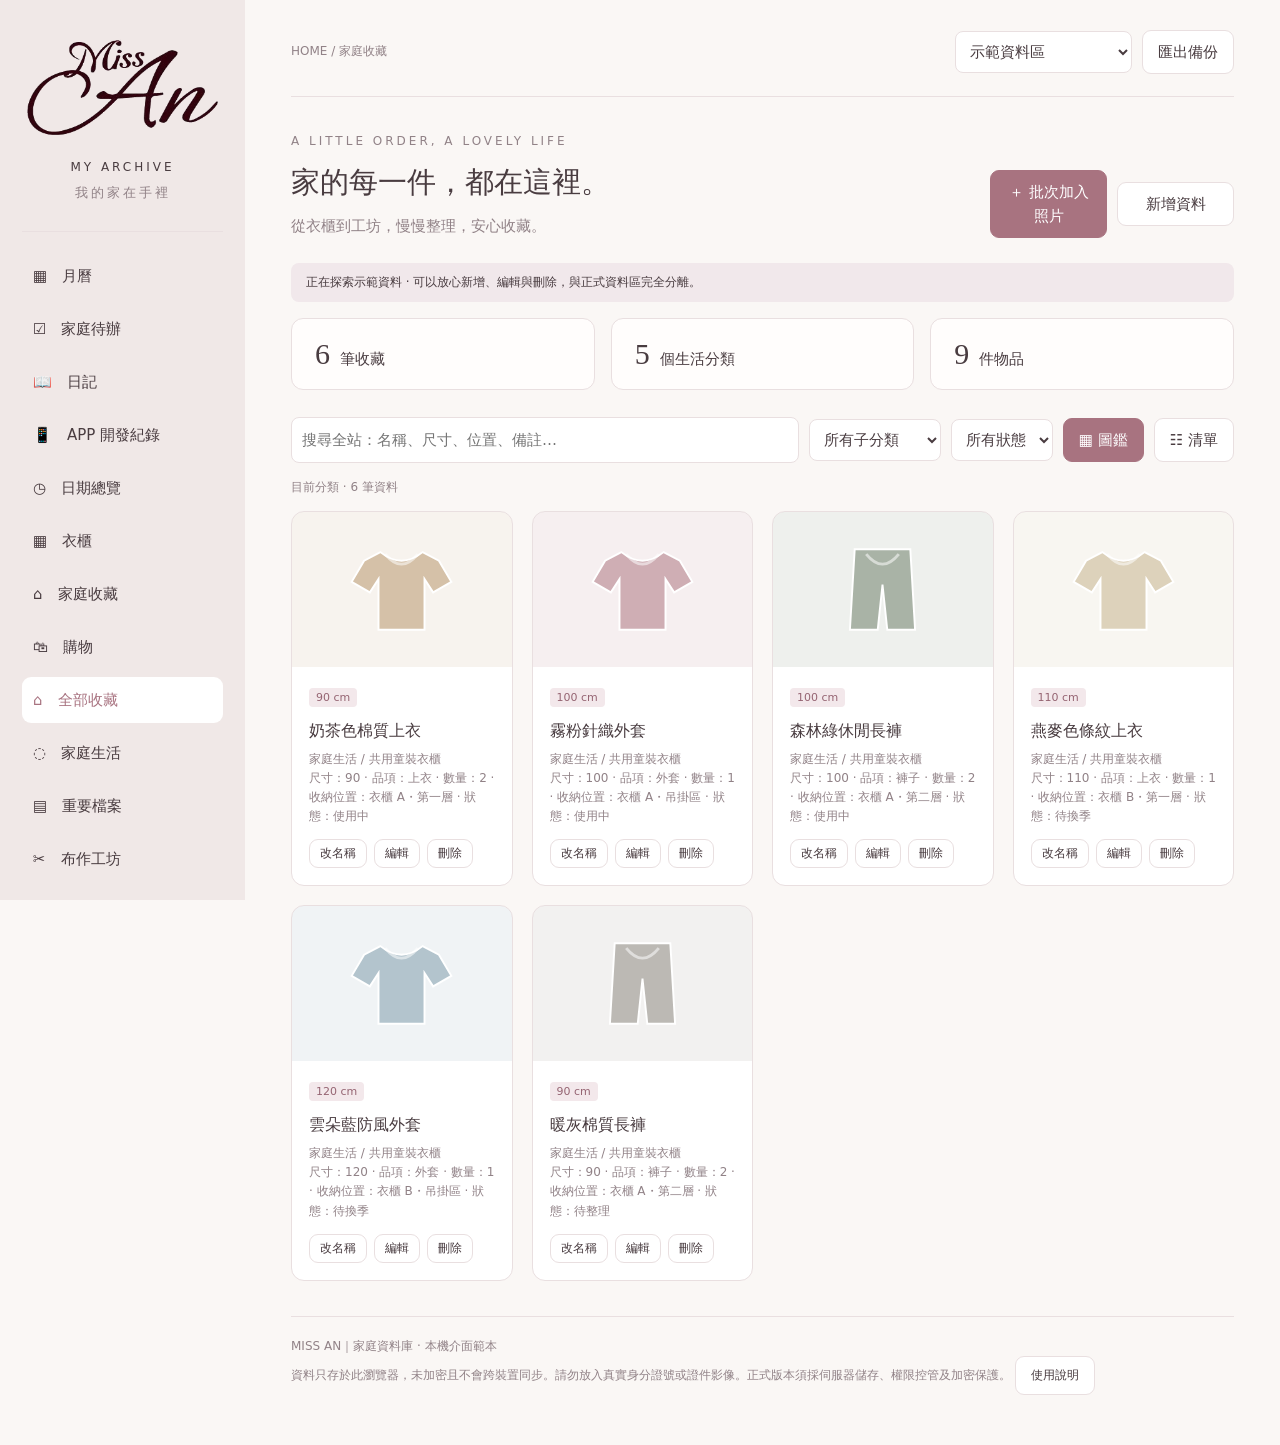
<file: index.html>
<!doctype html>
<html lang="zh-Hant">
<head>
<meta charset="utf-8">
<meta name="viewport" content="width=device-width, initial-scale=1">
<title>MISS AN｜我的家在手裡</title>
<meta http-equiv="refresh" content="0; url=./outputs/index.html">
</head>
<body>
<p><a href="./outputs/index.html">開啟「我的家在手裡」</a></p>
</body>
</html>
</file>
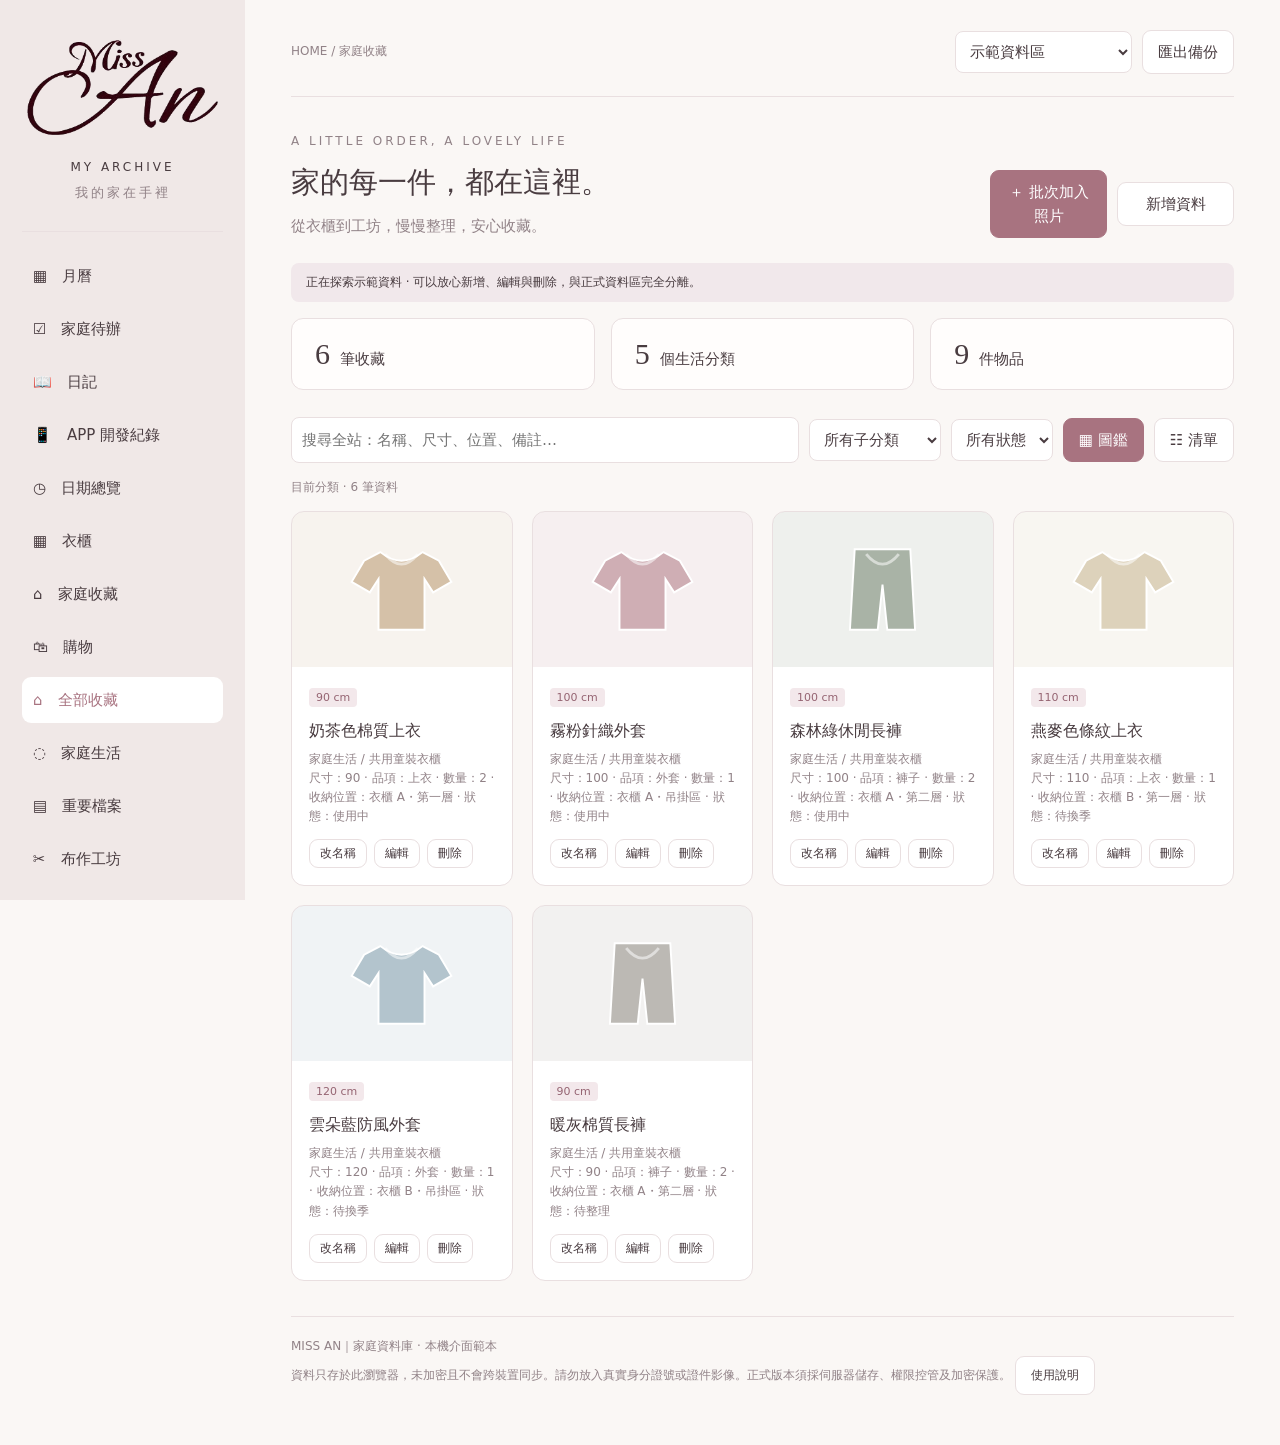
<file: outputs/index.html>
<!doctype html>
<html lang="zh-Hant"><head><meta charset="utf-8"><meta name="viewport" content="width=device-width,initial-scale=1"><meta name="theme-color" content="#a87380"><link rel="manifest" href="manifest.webmanifest"><title>MISS AN｜家庭資料庫</title>
<style>
:root{--ink:#493c40;--muted:#918287;--rose:#a87380;--line:#e9dfe0;--bg:#faf7f5}*{box-sizing:border-box}body{margin:0;background:var(--bg);color:var(--ink);font:15px/1.6 "Microsoft JhengHei",system-ui,sans-serif}button,input,select,textarea{font:inherit}button{cursor:pointer;border:1px solid var(--line);border-radius:9px;padding:9px 15px;background:white;color:var(--ink)}button:hover{border-color:var(--rose);background:#f7edef}button.active,.primary{background:var(--rose);color:white;border-color:var(--rose)}aside{width:245px;position:fixed;inset:0 auto 0 0;background:#f0e8e7;padding:32px 22px;overflow:auto}h1,h2,h3,p{margin:0}h1{font-family:Georgia,serif;letter-spacing:4px;font-size:27px}.brand-sub{font-size:12px;letter-spacing:3px;margin:7px 0 22px}.logo{border:1px dashed #c7b1b5;color:var(--muted);font-size:11px;padding:7px;text-align:center;margin-bottom:36px}.nav{display:block;width:100%;text-align:left;border:0;background:none;margin:7px 0;padding:11px}.nav.active{background:#fff;color:var(--rose)}.side-foot{margin-top:34px;font-size:12px;color:var(--muted)}main{margin-left:245px;padding:30px 46px;max-width:1600px}.top{display:flex;justify-content:space-between;gap:15px;align-items:center;border-bottom:1px solid var(--line);padding-bottom:22px}.small,.eyebrow{font-size:12px;color:var(--muted)}.eyebrow{letter-spacing:3px}.hero{padding:35px 0 25px;display:flex;justify-content:space-between;gap:20px;align-items:end}h2{font-size:29px;font-weight:500;margin:8px 0}.muted{color:var(--muted)}.stats{display:grid;grid-template-columns:repeat(3,1fr);gap:16px;margin-bottom:27px}.stat{border:1px solid var(--line);background:#fffdfc;border-radius:12px;padding:18px 23px}.stat strong{font:30px Georgia;margin-right:10px}.tools{display:flex;gap:10px;flex-wrap:wrap;align-items:center;margin:15px 0}input,select,textarea{border:1px solid var(--line);border-radius:8px;padding:10px;background:#fff;color:var(--ink);max-width:100%}#search{flex:1;min-width:210px}.chips{display:flex;gap:8px;flex-wrap:wrap;margin:18px 0}.chips button{border-radius:30px;font-size:13px;padding:5px 15px}.grid{display:grid;grid-template-columns:repeat(auto-fill,minmax(215px,1fr));gap:19px}.card{background:white;border:1px solid var(--line);border-radius:13px;overflow:hidden}.art{height:155px;display:grid;place-items:center;background:#eee8e2}.art svg{width:115px;height:115px}.cardbody{padding:17px}.tag{font-size:11px;background:#f3e8eb;border-radius:4px;padding:3px 7px;color:#956472}.card h3{font-size:16px;font-weight:500;margin:10px 0 6px}.meta{font-size:12px;color:var(--muted)}.actions{display:flex;gap:7px;margin-top:13px}.actions button{font-size:12px;padding:4px 10px}table{width:100%;border-collapse:collapse;background:white}td,th{text-align:left;padding:13px;border-bottom:1px solid var(--line)}.tablewrap{overflow:auto}.empty{padding:55px;text-align:center;border:1px dashed var(--line);grid-column:1/-1}footer{margin-top:35px;border-top:1px solid var(--line);padding:20px 0;color:var(--muted);font-size:12px}.notice{padding:10px 15px;background:#f1e8eb;border-radius:8px;font-size:12px;margin-bottom:16px}dialog{border:1px solid var(--line);border-radius:15px;padding:27px;width:560px;max-width:94vw;max-height:90vh;overflow:auto;color:var(--ink)}dialog::backdrop{background:#493c4055}label{display:block;font-size:13px;margin:13px 0 4px}form input,form select,form textarea{width:100%}.dialogfoot{display:flex;justify-content:flex-end;gap:9px;margin-top:22px}.row{display:flex;gap:10px;align-items:center}.row>*{flex:1}.help{font-size:12px;color:var(--muted);margin-top:7px}#toast{position:fixed;bottom:25px;right:25px;background:var(--ink);color:white;padding:12px 22px;border-radius:10px;display:none}a{color:var(--rose)}@media(max-width:800px){aside{position:static;width:auto;padding:20px}.logo,.side-foot,.brand-sub{display:none}aside nav{display:flex;overflow:auto}.nav{white-space:nowrap;width:auto}main{margin:0;padding:22px}.top,.hero{align-items:start;flex-direction:column}.stats{gap:8px}.stat{padding:12px}.stat strong{display:block}.grid{grid-template-columns:repeat(2,minmax(0,1fr))}}@media(max-width:430px){.grid{grid-template-columns:1fr}}
.brand{text-align:center;margin-bottom:28px}.brand h1{line-height:0;letter-spacing:normal}.brand-logo{display:block;width:100%;height:auto;border-radius:8px}.brand .brand-sub{display:block;font-size:15px;letter-spacing:5px;margin:12px 0 0}.collection-label{font-size:10px;letter-spacing:1.7px;margin-bottom:12px}@media(max-width:800px){.brand{width:170px;margin:0 auto 20px}.brand .brand-sub{display:block;font-size:13px}.collection-label{text-align:center}}
.brand-tagline{font-size:12px;letter-spacing:2px;color:var(--muted);margin:-5px 0 23px}@media(max-width:800px){.brand-tagline{text-align:center}}
.brand .brand-sub{letter-spacing:normal;margin-top:16px}.brand-archive{font-size:12px;letter-spacing:3px;color:var(--ink)}.brand .brand-tagline{font-size:13px;letter-spacing:3px;margin:5px 0 0}
[hidden]{display:none!important}.planner-nav{border-top:1px solid var(--line);padding-top:14px;margin-top:14px}.planner-tabs{display:flex;gap:8px;flex-wrap:wrap;margin:20px 0}.calendar,.week{display:grid;grid-template-columns:repeat(7,minmax(0,1fr))}.week span{text-align:center;padding:10px;color:var(--muted);font-size:12px}.calendar{border:1px solid var(--line);border-radius:12px;overflow:hidden;background:white}.cal-day{border-radius:0;border:0;border-right:1px solid var(--line);border-bottom:1px solid var(--line);min-height:115px;text-align:left;padding:9px;display:flex;flex-direction:column;gap:4px;justify-content:start;position:relative}.cal-day:nth-child(7n){border-right:0}.cal-blank{background:#f3eeec;border-right:1px solid var(--line);border-bottom:1px solid var(--line)}.cal-day.is-today .day-number{background:var(--rose);color:white;border-radius:50%}.day-number{width:27px;height:27px;text-align:center}.cal-day.selected{box-shadow:inset 0 0 0 2px var(--rose);background:#fcf3f4}.day-icons{display:flex;gap:5px;min-height:22px;font-size:17px}.cal-event{font-size:11px;background:#f3e8eb;border-radius:3px;padding:2px 4px;overflow-wrap:anywhere}.month-tools{display:flex;align-items:center;gap:8px;flex-wrap:wrap;margin-bottom:13px}.month-count{margin-left:auto;color:var(--rose);font-size:13px}.date-group{margin:20px 0}.date-group>h3{font-size:15px;font-weight:500;margin:14px 0;color:var(--rose)}.journal-card{padding:18px;background:white;border:1px solid var(--line);border-radius:11px;margin:10px 0}.entry-top{display:flex;align-items:center;justify-content:space-between;gap:10px}.entry-top h3{font-weight:500;font-size:17px}.entry-content{white-space:pre-wrap;overflow-wrap:anywhere;margin:12px 0}.done{text-decoration:line-through;color:var(--muted)}.day-heading{margin-top:28px;border-top:1px solid var(--line);padding-top:18px}.diary-photos{display:flex;gap:10px;flex-wrap:wrap;margin-top:12px}.diary-photos img{max-width:190px;max-height:170px;object-fit:contain;border-radius:8px}.diary-photos>div{display:flex;flex-direction:column;gap:6px}.child-list{list-style:none;padding:0}.child-list label{display:flex;align-items:center;gap:9px}.child-list input{width:auto}.sr-only{position:absolute;width:1px;height:1px;overflow:hidden;clip:rect(0,0,0,0)}#plannerMain{min-width:0}#journalForm input,#journalForm textarea,#journalForm select{width:100%}@media(max-width:600px){.cal-day{min-height:95px;padding:4px}.day-icons{font-size:14px;gap:1px}.cal-event{font-size:10px;padding:1px}.month-count{width:100%;margin-left:0}.entry-top{align-items:start}.diary-photos img{max-width:140px}.planner-nav{display:flex;overflow:auto}.planner-nav button{white-space:nowrap}}

#wardrobeMain[hidden]{display:none}
.wardrobe-card{padding:0;text-align:left;overflow:hidden;width:100%}
.wardrobe-card .art{aspect-ratio:1;height:auto;background:#F2EDE6}
.wardrobe-card .art img{width:100%;height:100%;object-fit:contain}
.wardrobe-form{display:grid;grid-template-columns:1fr 1fr;gap:0 14px}
.wardrobe-form input,.wardrobe-form textarea{width:100%}
@media(max-width:540px){.wardrobe-form{grid-template-columns:1fr}}

#shopping .heading{display:flex;align-items:center;justify-content:space-between;gap:.8rem}
#shopping .grid{grid-template-columns:repeat(2,minmax(0,1fr));gap:.6rem 1rem}
#shopping .full{grid-column:1/-1}
#shopping .row,#shopping .photos{display:flex;flex-wrap:wrap;gap:.55rem;align-items:end;margin:.5rem 0}
#shopping .row label{flex:1 1 8rem}
#shopping label{display:grid;gap:.2rem;min-width:0;margin:.4rem 0}
#shopping label:has(input[type=checkbox]){display:flex;align-items:center;gap:.55rem;min-height:44px}
#shopping input,#shopping select,#shopping textarea{width:100%;min-height:44px}
#shopping input[type=checkbox]{width:1.25rem;min-height:1.25rem}
#shopping textarea{resize:vertical}
#shopping button{min-height:44px}
#shopping button[aria-pressed=true]{background:var(--rose);color:white;border-color:var(--rose)}
#shopping article,#shopping #orderList>details{border:1px solid var(--line);border-radius:13px;background:#fffdfc;padding:1rem;margin-bottom:.75rem}
#shopping #orderList h2{font-size:1.1rem;margin:0;overflow-wrap:anywhere}
#shopping #orderList button{flex-shrink:0}
#shopping #orderList p{color:var(--muted);margin-top:.35rem}
#shopping dialog{width:min(42rem,calc(100% - 1rem));max-height:calc(100% - 1rem);background:#fffdfc;color:var(--ink)}
#shopping #shoppingEditor{padding:0}
#shopping #orderForm>.heading,#shopping #orderForm>footer{position:sticky;padding:.65rem 1rem;background:#fffdfc;z-index:1}
#shopping #orderForm>.heading{top:0;border-bottom:1px solid var(--line)}
#shopping #orderForm>footer{bottom:0;border-top:1px solid var(--line)}
#shopping #orderFields,#shopping #formStatus,#shopping #duplicateActions{margin-inline:clamp(1rem,4vw,2rem)}
#shopping dialog h2{font-size:1.1rem;margin:0}
#shopping dialog footer{text-align:right;margin-top:.7rem}
#shopping #batchOptions,#shopping .note-cover{margin:.8rem 0}
#shopping #noteTitle{font-size:clamp(1.3rem,4vw,1.85rem);font-weight:600;overflow-wrap:anywhere;margin-bottom:.6rem}
#shopping .note-section{border-top:1px dashed var(--line);padding:.85rem 0}
#shopping .note-product+.note-product{border-top:1px solid var(--line);margin-top:.65rem;padding-top:.65rem}
#shopping .note-variant .grid{grid-template-columns:minmax(0,2fr) repeat(2,minmax(0,1fr))}
#shopping details>summary{cursor:pointer;padding:.45rem 0}
#shopping .note-pictures .photos img{width:min(240px,100%);height:auto;max-height:330px;object-fit:contain;object-position:top}
#shopping .photos figure{margin:0;max-width:100%}
#shopping .photos img{display:block;width:100px;height:82px;object-fit:contain}
#shopping #formStatus,#shopping #batchStatus{color:#852923;white-space:pre-wrap}
#shopping #noteWeight:empty,#shopping #totals:empty,#shopping #pageStatus:empty{display:none}
#shopping [hidden],#shopping[hidden]{display:none!important}
@media(max-width:560px){#shopping .heading{flex-wrap:wrap}#shopping .grid{gap:.45rem}#shopping .grid label:has(input[type=datetime-local]){grid-column:1/-1}}
</style></head><body>
<aside><div class="brand"><h1><img class="brand-logo" src="[data-uri]" alt="Miss An"></h1><div class="brand-sub"><div class="brand-archive">MY ARCHIVE</div><div class="brand-tagline">我的家在手裡</div></div></div><div class="planner-nav"><button class="nav" data-page="calendar">▦　月曆</button><button class="nav" data-page="tasks">☑　家庭待辦</button><button class="nav" data-page="diary">📖　日記</button><button class="nav" data-page="apps">📱　APP 開發紀錄</button><button class="nav" data-page="day">◷　日期總覽</button><button class="nav" data-page="wardrobe">▦　衣櫃</button><button class="nav" data-page="collection">⌂　家庭收藏</button><button class="nav" data-page="shopping">🛍　購物</button></div><nav id="nav"></nav><button onclick="manage()" style="margin-top:18px;width:100%">＋ 分類與欄位設定</button><div class="side-foot">把生活好好收藏。<br>每一件物品，都有自己的位置。<br><br>獨立生活資料庫 · 不連接工作 TODO</div></aside>
<main id="collectionMain"><header class="top"><span class="small">HOME / 家庭收藏</span><div class="row"><select id="mode" aria-label="資料區"><option value="demo">示範資料區</option><option value="real">正式資料區（本機）</option></select><button onclick="exportData()">匯出備份</button></div></header>
<section class="hero"><div><div class="eyebrow">A LITTLE ORDER, A LOVELY LIFE</div><h2 id="heading">家的每一件，都在這裡。</h2><p class="muted" id="subtitle">從衣櫃到工坊，慢慢整理，安心收藏。</p></div><div class="row"><button class="primary" onclick="openBatch()">＋ 批次加入照片</button><button onclick="edit()">新增資料</button></div></section>
<div class="notice" id="notice"></div><section class="stats"><div class="stat"><strong id="total">0</strong>筆收藏</div><div class="stat"><strong id="catcount">0</strong>個生活分類</div><div class="stat"><strong id="qty">0</strong>件物品</div></section>
<div class="tools"><input id="search" placeholder="搜尋全站：名稱、尺寸、位置、備註…" aria-label="全站搜尋"><select id="sub" aria-label="子分類"></select><select id="size" aria-label="尺寸篩選"></select><select id="status" aria-label="狀態篩選"></select><button id="cards" class="active" onclick="view='cards';render()">▦ 圖鑑</button><button id="list" onclick="view='list';render()">☷ 清單</button></div><div class="chips" id="sizes"></div><p class="small" id="results" style="margin-bottom:14px"></p><section id="records" class="grid"></section>
<footer>MISS AN｜家庭資料庫 · 本機介面範本<br>資料只存於此瀏覽器，未加密且不會跨裝置同步。請勿放入真實身分證號或證件影像。正式版本須採伺服器儲存、權限控管及加密保護。 <button onclick="document.querySelector('#info').showModal()">使用說明</button></footer></main><main id="plannerMain" hidden><header class="top"><span class="small">MY ARCHIVE / 生活手帳 · <span id="plannerArea"></span></span><div><label for="dateLookup" class="small" style="display:inline">找某一天</label> <input type="date" id="dateLookup"></div></header><section class="hero"><div><div class="eyebrow">MY DAYS, MY STORIES</div><h2 id="plannerTitle"></h2><p class="muted">行程、待辦、日記與每一次更新，都有自己的日子。</p></div><button class="primary" id="plannerAdd">＋ 新增紀錄</button></section><div id="plannerTabs" class="planner-tabs"><button data-page="calendar">月曆</button><button data-page="tasks">待辦</button><button data-page="diary">日記</button><button data-page="apps">APP 開發紀錄</button><button data-page="day">日期總覽</button></div><section id="plannerBody"></section><footer>生活手帳與工作 TODO 獨立。資料目前儲存於此瀏覽器，尚未接上 Firebase。<br>備份與示範／正式資料區切換，請回「家庭收藏」操作；匯出包含全部手帳紀錄。沒有推播提醒。</footer></main>
<main id="shopping" hidden>
  <header class="top"><span class="small">HOME / 購物</span></header><section class="hero"><h2>購物筆記</h2><button id="newOrder" class="primary">＋ 新增訂單</button></section>
  <p id="pageStatus" role="status"></p>
  <section id="orderList" aria-label="訂單"></section>
  <dialog id="batchEditor">
    <header class="heading"><h2>新增訂單</h2><button id="closeBatch" type="button">關閉</button></header>
    <div class="row" aria-label="購買地區">
      <button id="domestic" type="button" aria-pressed="false">國內</button>
      <button id="overseas" type="button" aria-pressed="false">國外</button>
      <button id="freight" type="button" aria-pressed="false">回貨</button>
    </div>
    <form id="batchForm" hidden>
      <div id="batchOptions"></div>
      <details class="note-details">
        <summary>從試算表貼上多張筆記</summary>
        <label id="pasteFormat" for="pasteNotes"></label>
        <textarea id="pasteNotes" rows="4"></textarea>
        <button id="applyPaste" type="button">帶入筆記</button>
      </details>
      <div id="batchNotes"></div>
      <button id="addBatchNote" type="button">＋ 加一張筆記</button>
      <p id="batchStatus" role="alert"></p>
      <div id="batchDuplicate"></div>
      <footer><button type="submit" class="primary">一次儲存</button></footer>
    </form>
  </dialog>
  <dialog id="shoppingEditor">
    <form id="orderForm">
      <header class="heading"><h2 id="editorTitle">訂單</h2><button type="button" id="closeEditor">關閉</button></header>
      <div id="orderFields"></div>
      <p id="formStatus" role="alert"></p>
      <div id="duplicateActions"></div>
      <footer><button type="button" id="deleteOrder">刪除這筆</button> <button type="submit" class="primary">儲存訂單</button></footer>
    </form>
  </dialog>
</main>

<main id="wardrobeMain" hidden>
<header class="top"><span class="small">MY ARCHIVE / 衣櫃 · <span id="wardrobeArea"></span></span><button id="wardrobeExport">匯出備份</button></header>
<section class="hero"><div><h2>衣櫃</h2><p class="muted">查看家裡有哪些衣物、是誰的，以及收在哪裡。</p></div>
<div class="row"><button class="primary" id="wardrobeAdd">＋ 新增衣物</button><button id="wardrobeBatch">批次加入照片</button></div></section>
<section class="stats"><div class="stat"><strong id="wardrobeRecords">0</strong>筆衣物</div><div class="stat"><strong id="wardrobeQuantity">0</strong>件衣物</div></section>
<div class="tools"><input type="search" id="wardrobeQuery" aria-label="搜尋衣物" placeholder="搜尋名稱、歸屬或位置">
<select id="wardrobeOwner" aria-label="依歸屬篩選"></select><select id="wardrobeSize" aria-label="依尺寸篩選"></select>
<button id="wardrobeList" aria-pressed="true">☷ 清單</button><button id="wardrobeCards" aria-pressed="false">▦ 圖鑑</button></div>
<p class="small" id="wardrobeCount" role="status"></p><section id="wardrobeBody"></section>
</main>
<dialog id="wardrobeEditor"><form id="wardrobeForm">
<h2 id="wardrobeEditorTitle">新增衣物</h2>
<div class="wardrobe-form">
<div><label for="wardrobeName">衣物名稱</label><input id="wardrobeName" name="title" maxlength="120" required></div>
<div><label for="wardrobePerson">誰的</label><input id="wardrobePerson" name="owner" list="wardrobePeople" maxlength="60" placeholder="人名或共用，可留空"><datalist id="wardrobePeople"></datalist></div>
<div><label for="wardrobeEntrySize">尺寸</label><input id="wardrobeEntrySize" name="size" maxlength="40"></div>
<div><label for="wardrobeEntryQuantity">數量</label><input id="wardrobeEntryQuantity" name="quantity" type="number" min="0" step="1" required></div>
<div><label for="wardrobePlace">收納位置</label><input id="wardrobePlace" name="place" maxlength="120"></div>
<div><label for="wardrobeType">品項</label><input id="wardrobeType" name="kind" maxlength="60"></div>
</div>
<label for="wardrobeNote">備註</label><textarea id="wardrobeNote" name="note" rows="3" style="width:100%"></textarea>
<div class="dialogfoot"><button id="wardrobeCancel" type="button">關閉</button><button class="primary">儲存衣物</button></div>
</form></dialog>
<dialog id="journalEditor"><form id="journalForm"><h2 id="journalEditorTitle">新增紀錄</h2><label for="journalKind">紀錄類型</label><select id="journalKind"><option value="event">行程</option><option value="task">待辦</option><option value="diary">日記</option><option value="app">APP 開發紀錄</option></select><label id="journalDateLabel" for="journalDate">日期</label><input type="date" id="journalDate"><label for="journalName">名稱（日記可留空）</label><input id="journalName" maxlength="150"><div id="timeFields"><label for="journalTime">時間（可留空，表示整天）</label><input type="time" id="journalTime"></div><div id="appFields" hidden><label for="appName">APP 名稱</label><input id="appName"><label for="appVersion">版本號（選填）</label><input id="appVersion"><label for="appStatus">狀態</label><select id="appStatus"><option>想做</option><option>處理中</option><option>已更新</option><option>盤點追蹤</option></select><label for="appRelease">實際更新日期（已更新時必填）</label><input type="date" id="appRelease"><p class="help">只有「已更新」的實際更新日期，會在月曆顯示 📱。</p></div><label for="journalContent">內容</label><textarea id="journalContent" rows="5" placeholder="記下今天、準備事項，或這次更新了什麼…"></textarea><div id="taskFields" hidden><label for="journalChildren">子項目（每行一項）</label><textarea id="journalChildren" rows="3" placeholder="選禮物&#10;訂蛋糕"></textarea></div><div id="diaryFields" hidden><label for="journalPhotos">日記照片（選填，可多張）</label><input type="file" id="journalPhotos" multiple accept="image/jpeg,image/png,image/webp"><div id="journalPhotoPreview" class="diary-photos"></div></div><label for="journalRelated">關聯家庭收藏（選填）</label><select id="journalRelated"></select><div class="dialogfoot"><button id="journalCancel" type="button">取消</button><button class="primary" id="journalSave">儲存紀錄</button></div></form></dialog><dialog id="batch"><h2>先放照片，慢慢整理。</h2><p class="muted">一次選多張，每張照片直接成為一筆收藏。名稱與備註都可以晚點再說。</p><label for="batchCat">放到哪裡</label><div class="row"><select id="batchCat" aria-label="照片主分類"></select><select id="batchSub" aria-label="照片子分類"></select></div><label for="batchSize">這批的尺寸（可留空）</label><input id="batchSize" placeholder="例如：100、#9" style="width:100%"><label for="batchFiles">選擇照片（可一次多選）</label><input id="batchFiles" type="file" multiple accept="image/jpeg,image/png,image/webp" style="width:100%"><p class="help">選完立即加入，不用逐張儲存。支援 JPG、PNG、WebP，每張原檔最多 20 MB。</p><p id="batchProgress" role="status" style="margin-top:16px"></p><ul id="batchErrors" class="help"></ul><div class="dialogfoot"><button id="batchClose" onclick="$('#batch').close()">完成</button></div></dialog><dialog id="editor"><form id="entry"><h2 id="editTitle">新增資料</h2><label>資料名稱 *</label><input name="title" required maxlength="100"><label>主分類 / 子分類</label><div class="row"><select name="cat" id="entryCat"></select><select name="sub" id="entrySub"></select></div><label for="photoFile">物品照片</label><input id="photoFile" type="file" accept="image/jpeg,image/png,image/webp"><p class="help">每筆可放一張照片，自動縮小後儲存在本機。支援 JPG、PNG、WebP；請勿放入真實證件影像。</p><img id="photoPreview" alt="物品照片預覽" style="display:none;width:100%;max-height:220px;object-fit:contain;border-radius:10px;margin-top:10px"><button type="button" id="removePhoto" style="display:none;margin-top:8px">移除照片</button><div id="fields"></div><label>備註</label><textarea name="note" rows="3"></textarea><div class="dialogfoot"><button type="button" onclick="this.closest('dialog').close()">取消</button><button class="primary">儲存資料</button></div></form></dialog>
<dialog id="settings"><h2>分類與欄位設定</h2><p class="help">設定只作用於目前資料區。衣櫃共用，以尺寸分類。</p><label>選擇主分類</label><div class="row"><select id="settingCat" onchange="settingFields()"></select><button onclick="renameCategory()">主分類改名</button></div><label for="settingSub">選擇子分類</label><div class="row"><select id="settingSub"></select><button onclick="renameCategory(true)">子分類改名</button></div><div class="row" style="margin-top:12px"><input id="newCat" placeholder="新主分類名稱"><button onclick="addCat()">新增主分類</button></div><label>新增子分類</label><div class="row"><input id="newSub" placeholder="例如：外套、鞋櫃"><button onclick="addSub()">新增子分類</button></div><label>此分類的欄位</label><div id="fieldNames" class="help"></div><div class="row"><input id="newField" placeholder="例如：材質、購買日期"><select id="fieldType"><option value="text">文字</option><option value="number">數字</option><option value="date">日期</option><option value="url">連結</option></select><button onclick="addField()">加欄位</button></div><div class="dialogfoot"><button onclick="this.closest('dialog').close()">完成</button></div></dialog>
<dialog id="info"><h2>讓收藏跟著生活長大</h2><p>① 在左側選主分類，以子分類、尺寸與狀態篩選。搜尋會涵蓋全站所有欄位。</p><p>② 新增資料時選擇分類；各分類有自己的欄位，可在設定中擴充。</p><p>③ 示範區已放入共用童裝；正式區從空白開始，資料與分類設定分開儲存。家庭計畫中的待辦是獨立模板，不會改動工作 TODO。</p><p>④ 使用匯出備份保留 JSON 檔。清除瀏覽器資料會遺失本機內容；本範例未提供備份匯入。</p><p>⑤ 直接開啟 HTML 即可使用。PWA 離線安裝需透過 localhost 或 HTTPS 提供整個資料夾，並由支援安裝的瀏覽器操作。</p><p>正式上線：資料應存於伺服器資料庫，加入登入、家庭成員權限、備份與稽核。證件檔案應使用私有儲存、傳輸及靜態加密、受控金鑰與限時存取；本機範例不是證件保管庫。</p><div class="dialogfoot"><button onclick="this.closest('dialog').close()">知道了</button></div></dialog><div id="toast" role="status"></div>
<script>
const $=s=>document.querySelector(s), esc=s=>String(s??'').replace(/[&<>"']/g,c=>({'&':'&amp;','<':'&lt;','>':'&gt;','"':'&quot;',"'":'&#39;'}[c]));
const base=[{name:'家庭生活',subs:['共用童裝衣櫃','鞋櫃','日用品','文具','玩具','保健品'],fields:[['尺寸','text'],['品項','text'],['數量','number'],['收納位置','text'],['狀態','text']]},{name:'重要檔案',subs:['證件','房產與繳稅','說明書'],fields:[['文件類型','text'],['保管位置','text'],['到期日期','date'],['狀態','text']]},{name:'布作工坊',subs:['布料','半成品','輔料','成本','講義','教學影片','新包想法'],fields:[['材質','text'],['尺寸','text'],['數量','number'],['單價','number'],['收納位置','text'],['影片連結','url'],['狀態','text']]},{name:'水晶工坊',subs:['水晶','配件','五金'],fields:[['規格','text'],['數量','number'],['收納位置','text'],['狀態','text']]},{name:'家庭計畫',subs:['生日禮','畢業禮','家庭待辦'],fields:[['到期日期','date'],['負責人','text'],['狀態','text']]}];
const demo=[['奶茶色棉質上衣','90','上衣',2,'衣櫃 A・第一層','使用中','#d5c1a8'],['霧粉針織外套','100','外套',1,'衣櫃 A・吊掛區','使用中','#cfaeb4'],['森林綠休閒長褲','100','褲子',2,'衣櫃 A・第二層','使用中','#a9b3a6'],['燕麥色條紋上衣','110','上衣',1,'衣櫃 B・第一層','待換季','#ddd2bb'],['雲朵藍防風外套','120','外套',1,'衣櫃 B・吊掛區','待換季','#b3c4cd'],['暖灰棉質長褲','90','褲子',2,'衣櫃 A・第二層','待整理','#bcb9b4']].map((x,i)=>({id:'demo'+i,title:x[0],cat:'家庭生活',sub:'共用童裝衣櫃',data:{尺寸:x[1],品項:x[2],數量:x[3],收納位置:x[4],狀態:x[5]},color:x[6],note:'共用童裝，依尺寸整理，不按孩子分組。'}));
let mode='demo',db,category='',view='cards',editing=null;function load(){try{db=JSON.parse(localStorage.getItem('missan-family-v1-'+mode))}catch{}if(!db||!Array.isArray(db.cats)||!Array.isArray(db.items))db={cats:structuredClone(base),items:mode==='demo'?structuredClone(demo):[]};category='';$('#search').value='';filters();render()}
function save(){try{localStorage.setItem('missan-family-v1-'+mode,JSON.stringify(db));return true}catch{alert('無法儲存，請檢查瀏覽器儲存空間或隱私設定，並匯出備份。');return false}}
function toast(t){$('#toast').textContent=t;$('#toast').style.display='block';setTimeout(()=>$('#toast').style.display='none',2200)}function options(el,arr,first){el.innerHTML=(first?'<option value="">'+first+'</option>':'')+arr.map(x=>'<option>'+esc(x)+'</option>').join('')}
function filters(){options($('#sub'),category?db.cats.find(c=>c.name===category).subs:[...new Set(db.cats.flatMap(c=>c.subs))],'所有子分類');options($('#size'),[...new Set(db.items.map(i=>i.data.尺寸).filter(Boolean))].sort((a,b)=>a-b),'所有尺寸');options($('#status'),[...new Set(db.items.map(i=>i.data.狀態).filter(Boolean))],'所有狀態')}
function art(i){if(/^data:image\/(jpeg|png|webp);base64,/.test(i.photo||''))return '<div class="art"><img src="'+esc(i.photo)+'" alt="'+esc(i.title)+'" style="width:100%;height:100%;min-height:0;object-fit:contain"></div>';let pants=i.data.品項==='褲子';return '<div class="art" style="background:'+esc(i.color||'#e7dedb')+'33"><svg viewBox="0 0 120 120" aria-hidden="true"><path d="'+(pants?'M31 18H89L94 102H65L60 55L55 102H26Z':'M38 21L21 30L8 52L27 63L36 49V102H84V49L93 63L112 52L99 30L82 21Q60 39 38 21Z')+'" fill="'+esc(/^#[0-9a-f]{6}$/i.test(i.color)?i.color:'#d0b7ba')+'" stroke="#fff" stroke-width="2"/><path d="M43 23Q60 44 77 23" fill="none" stroke="#ffffff88" stroke-width="3"/></svg></div>'}
function render(){ const wardrobe=$('#sub').value===(db.wardrobe?.sub||'共用童裝衣櫃')&&(!category||category===(db.wardrobe?.cat||'家庭生活'));$('#sizes').style.display=wardrobe?'flex':'none';$('#size').style.display=wardrobe?'':'none';if(!wardrobe)$('#size').value=''; $('#nav').innerHTML=['全部收藏',...db.cats.map(c=>c.name)].map((c,i)=>'<button class="nav '+((!category&&i===0)||category===c?'active':'')+'" data-cat="'+esc(i?c:'')+'">'+['⌂','◌','▤','✂','◇','□'][i%6]+'　'+esc(c)+'</button>').join('');$('#nav').querySelectorAll('button').forEach(b=>b.onclick=()=>{category=b.dataset.cat;filters();render()});$('#heading').textContent=category||'家的每一件，都在這裡。';$('#notice').textContent=mode==='demo'?'正在探索示範資料 · 可以放心新增、編輯與刪除，與正式資料區完全分離。':'正式資料區（本機） · 從空白開始；請定期匯出，勿輸入真實敏感證件資料。';$('#total').textContent=db.items.length;$('#catcount').textContent=db.cats.length;$('#qty').textContent=db.items.reduce((s,i)=>s+(Number(i.data.數量)||0),0);let q=$('#search').value.trim().toLowerCase();let items=db.items.filter(i=>(q||!category||i.cat===category)&&(!$('#sub').value||i.sub===$('#sub').value)&&(!$('#size').value||i.data.尺寸===$('#size').value)&&(!$('#status').value||i.data.狀態===$('#status').value)&&(!q||JSON.stringify({title:i.title,cat:i.cat,sub:i.sub,data:i.data,note:i.note}).toLowerCase().includes(q)));$('#results').textContent=(q?'全站搜尋':'目前分類')+' · '+items.length+' 筆資料';$('#sizes').innerHTML='<span class="small">衣櫃尺寸</span>'+['','90','100','110','120','130'].map(s=>'<button data-size="'+s+'" class="'+($('#size').value===s?'active':'')+'">'+(s?s+' cm':'全部')+'</button>').join('');$('#sizes').querySelectorAll('button').forEach(b=>b.onclick=()=>{if(b.dataset.size&&!Array.from($('#size').options).some(o=>o.value===b.dataset.size))$('#size').add(new Option(b.dataset.size,b.dataset.size));$('#size').value=b.dataset.size;render()});$('#cards').classList.toggle('active',view==='cards');$('#list').classList.toggle('active',view==='list');$('#records').className=view==='cards'?'grid':'tablewrap';let actions=i=>'<div class="actions"><button data-rename="'+esc(i.id)+'">改名稱</button><button data-edit="'+esc(i.id)+'">編輯</button><button data-del="'+esc(i.id)+'">刪除</button></div>';$('#records').innerHTML=!items.length?'<div class="empty">這裡還留著生活的空間。<br><span class="small">新增第一筆資料，或調整搜尋與篩選。</span></div>':view==='cards'?items.map(i=>'<article class="card">'+art(i)+'<div class="cardbody"><span class="tag">'+esc(i.data.尺寸?i.data.尺寸+' cm':i.sub)+'</span><h3>'+esc(i.title)+'</h3><div class="meta">'+esc(i.cat+' / '+i.sub)+'<br>'+esc(Object.entries(i.data).filter(([k,v])=>v!=='').map(([k,v])=>k+'：'+v).join(' · '))+'</div>'+actions(i)+'</div></article>').join(''):'<table><thead><tr><th>名稱</th><th>分類</th><th>資料</th><th>操作</th></tr></thead><tbody>'+items.map(i=>'<tr><td>'+esc(i.title)+'</td><td>'+esc(i.cat+' / '+i.sub)+'</td><td>'+esc(Object.entries(i.data).filter(([k,v])=>v!=='').map(([k,v])=>k+'：'+v).join(' · '))+'</td><td>'+actions(i)+'</td></tr>').join('')+'</tbody></table>';$('#records').querySelectorAll('[data-rename]').forEach(b=>b.onclick=()=>renameItem(b.dataset.rename));$('#records').querySelectorAll('[data-edit]').forEach(b=>b.onclick=()=>edit(b.dataset.edit));$('#records').querySelectorAll('[data-del]').forEach(b=>b.onclick=()=>{let i=db.items.find(i=>i.id===b.dataset.del);if(confirm('確定刪除「'+i.title+'」？')){db.items=db.items.filter(x=>x.id!==i.id);save();filters();render();toast('資料已刪除')}})}
function entryFields(values={}){let c=db.cats.find(c=>c.name===$('#entryCat').value);options($('#entrySub'),c.subs);$('#fields').innerHTML=c.fields.map(([k,t],n)=>'<label>'+esc(k)+'</label><input data-field="'+esc(k)+'" type="'+t+'" '+(t==='number'?'min="0" step="any"':'')+' value="'+esc(values[k]??'')+'">').join('')}
function edit(id){editing=db.items.find(i=>i.id===id)||null;$('#entry').reset();photoToken++;photoBusy=false;$('#entry button.primary').disabled=false;draftPhoto=editing?.photo||'';showPhoto();options($('#entryCat'),db.cats.map(c=>c.name));$('#entryCat').value=editing?.cat||category||db.cats[0].name;entryFields(editing?.data);if(editing){$('#entry').elements.title.value=editing.title;$('#entrySub').value=editing.sub;$('#entry').elements.note.value=editing.note||''}$('#editTitle').textContent=editing?'編輯資料':'新增一筆資料';$('#editor').showModal()}

let draftPhoto='',photoBusy=false,photoToken=0;
function showPhoto(){const img=$('#photoPreview');img.style.display=draftPhoto?'block':'none';if(draftPhoto)img.src=draftPhoto;else img.removeAttribute('src');$('#removePhoto').style.display=draftPhoto?'inline-block':'none'}
$('#removePhoto').onclick=()=>{photoToken++;photoBusy=false;$('#entry button.primary').disabled=false;draftPhoto='';$('#photoFile').value='';showPhoto()};
$('#photoFile').onchange=async()=>{const file=$('#photoFile').files[0];if(!file)return;const token=++photoToken;if(!['image/jpeg','image/png','image/webp'].includes(file.type)||file.size>20*1024*1024){alert('請選擇 20 MB 以下的 JPG、PNG 或 WebP 照片。');$('#photoFile').value='';return}photoBusy=true;$('#entry button.primary').disabled=true;let url=URL.createObjectURL(file);try{const img=new Image();await new Promise((resolve,reject)=>{img.onload=resolve;img.onerror=reject;img.src=url});const scale=Math.min(1,1000/Math.max(img.width,img.height));const canvas=document.createElement('canvas');canvas.width=Math.max(1,Math.round(img.width*scale));canvas.height=Math.max(1,Math.round(img.height*scale));const ctx=canvas.getContext('2d');ctx.fillStyle='#fff';ctx.fillRect(0,0,canvas.width,canvas.height);ctx.drawImage(img,0,0,canvas.width,canvas.height);if(token!==photoToken)return;draftPhoto=canvas.toDataURL('image/jpeg',0.78);showPhoto();toast('照片已準備好，請按儲存資料')}catch{if(token===photoToken)alert('無法讀取這張照片，請換一張 JPG、PNG 或 WebP。')}finally{URL.revokeObjectURL(url);if(token===photoToken){photoBusy=false;$('#entry button.primary').disabled=false}}};
$('#entryCat').onchange=()=>entryFields();$('#entry').onsubmit=e=>{e.preventDefault();if(photoBusy)return toast('照片處理中，請稍候');const sameCategory=editing?.cat===$('#entryCat').value&&editing?.sub===$('#entrySub').value;let data=sameCategory&&Object.hasOwn(editing.data,'歸屬')?{歸屬:editing.data.歸屬}:{};$('#fields').querySelectorAll('input').forEach(i=>data[i.dataset.field]=i.value);let item={...editing,id:editing?.id||crypto.randomUUID(),title:$('#entry').elements.title.value.trim(),cat:$('#entryCat').value,sub:$('#entrySub').value,data,note:$('#entry').elements.note.value,photo:draftPhoto,color:editing?.color||'#cbb7b9'};if(!item.title)return;let previous=db.items.slice();if(editing)db.items[db.items.findIndex(i=>i.id===editing.id)]=item;else db.items.push(item);if(!save()){db.items=previous;return}$('#editor').close();filters();render();toast('資料已儲存')};
function manage(){options($('#settingCat'),db.cats.map(c=>c.name));settingFields();$('#settings').showModal()}function settingFields(){let c=db.cats.find(c=>c.name===$('#settingCat').value);options($('#settingSub'),c.subs);$('#fieldNames').textContent=c.fields.map(f=>f[0]).join('、')+'。子分類：'+c.subs.join('、')}

function renameCategory(isSub=false){const c=db.cats.find(c=>c.name===$('#settingCat').value);if(!c)return;const old=isSub?$('#settingSub').value:c.name;if(!old)return;const answer=prompt(isSub?'子分類的新名稱':'主分類的新名稱',old);if(answer===null)return;const name=answer.trim();if(!name)return toast('名稱不能留空');if(name===old)return;if(isSub?c.subs.includes(name):db.cats.some(x=>x.name===name))return toast('同層分類名稱已存在');const previous=structuredClone(db),previousCategory=category,previousSub=$('#sub').value;db.wardrobe??={cat:'家庭生活',sub:'共用童裝衣櫃'};if(isSub){c.subs[c.subs.indexOf(old)]=name;db.items.forEach(i=>{if(i.cat===c.name&&i.sub===old)i.sub=name});if(db.wardrobe.cat===c.name&&db.wardrobe.sub===old)db.wardrobe.sub=name}else{c.name=name;db.items.forEach(i=>{if(i.cat===old)i.cat=name});if(category===old)category=name;if(db.wardrobe.cat===old)db.wardrobe.cat=name}if(!save()){db=previous;category=previousCategory;return}options($('#settingCat'),db.cats.map(x=>x.name));$('#settingCat').value=c.name;settingFields();if(isSub)$('#settingSub').value=name;filters();$('#sub').value=isSub&&previousSub===old?name:previousSub;render();toast('分類已改名，原有資料已一起更新')}
function addCat(){let v=$('#newCat').value.trim();if(!v)return;if(db.cats.some(c=>c.name===v))return toast('分類名稱已存在');db.cats.push({name:v,subs:['一般收藏'],fields:[['數量','number'],['收納位置','text'],['狀態','text']]});save();options($('#settingCat'),db.cats.map(c=>c.name));$('#settingCat').value=v;$('#newCat').value='';settingFields();filters();render()}
function addSub(){let c=db.cats.find(c=>c.name===$('#settingCat').value),v=$('#newSub').value.trim();if(!v)return;if(c.subs.includes(v))return toast('子分類已存在');c.subs.push(v);$('#newSub').value='';save();settingFields();filters();render()}
function addField(){let c=db.cats.find(c=>c.name===$('#settingCat').value),v=$('#newField').value.trim();if(!v)return;if(c.fields.some(f=>f[0]===v))return toast('欄位已存在');c.fields.push([v,$('#fieldType').value]);$('#newField').value='';save();settingFields();toast('欄位已新增，編輯資料即可填寫')}
function exportData(){let blob=new Blob([JSON.stringify({application:'MISS AN 家庭資料庫',version:1,area:mode,exportedAt:new Date().toISOString(),...db},null,2)],{type:'application/json'}),url=URL.createObjectURL(blob),a=document.createElement('a');a.href=url;a.download='MISS-AN-'+mode+'-'+new Date().toISOString().slice(0,10)+'.json';a.click();setTimeout(()=>URL.revokeObjectURL(url),1000)}

let batchBusy=false;
function openBatch(){options($('#batchCat'),db.cats.map(c=>c.name));$('#batchCat').value=category||db.cats.find(c=>c.subs.includes('共用童裝衣櫃'))?.name||db.cats[0].name;batchSubs();if(Array.from($('#batchSub').options).some(o=>o.value===$('#sub').value))$('#batchSub').value=$('#sub').value;$('#batchSize').value=$('#size').value;$('#batchFiles').value='';$('#batchProgress').textContent='';$('#batchErrors').replaceChildren();$('#batch').showModal()}
function batchSubs(){options($('#batchSub'),db.cats.find(c=>c.name===$('#batchCat').value).subs)}
$('#batchCat').onchange=batchSubs;
$('#batch').addEventListener('cancel',e=>{if(batchBusy)e.preventDefault()});
async function compressPhoto(file){if(!['image/jpeg','image/png','image/webp'].includes(file.type))throw Error('格式不支援');if(file.size>20*1024*1024)throw Error('超過 20 MB');const url=URL.createObjectURL(file);try{const img=new Image();await new Promise((resolve,reject)=>{img.onload=resolve;img.onerror=()=>reject(Error('無法讀取照片'));img.src=url});const scale=Math.min(1,800/Math.max(img.width,img.height)),canvas=document.createElement('canvas');canvas.width=Math.max(1,Math.round(img.width*scale));canvas.height=Math.max(1,Math.round(img.height*scale));const ctx=canvas.getContext('2d');ctx.fillStyle='#fff';ctx.fillRect(0,0,canvas.width,canvas.height);ctx.drawImage(img,0,0,canvas.width,canvas.height);return canvas.toDataURL('image/jpeg',0.7)}finally{URL.revokeObjectURL(url)}}
async function importPhotos(files){if(batchBusy||!files.length)return;batchBusy=true;const cat=$('#batchCat').value,sub=$('#batchSub').value,size=$('#batchSize').value.trim(),area=mode;let added=0,failed=0;const controls=['batchFiles','batchCat','batchSub','batchSize','batchClose','mode'];controls.forEach(id=>$('#'+id).disabled=true);$('#batchErrors').replaceChildren();try{for(let n=0;n<files.length;n++){const file=files[n];$('#batchProgress').textContent='正在加入 '+(n+1)+' / '+files.length+' 張…';try{const photo=await compressPhoto(file);if(mode!==area)throw Error('資料區已切換，已停止加入');const item={id:crypto.randomUUID(),title:file.name.replace(/\.[^.]+$/,'')||'照片 '+(n+1),cat,sub,data:{數量:'1',...(size?{尺寸:size}:{})},note:'',photo,createdAt:new Date().toISOString()};db.items.push(item);try{localStorage.setItem('missan-family-v1-'+area,JSON.stringify(db))}catch(e){db.items.pop();throw Error('本機空間不足或無法儲存；這張及後續照片尚未加入')}added++}catch(e){failed++;const li=document.createElement('li');li.textContent=file.name+'：'+e.message;$('#batchErrors').append(li);if(e.message.includes('本機空間')||mode!==area){failed+=files.length-n-1;break}}}category=cat;view='cards';$('#search').value='';filters();$('#sub').value=sub;render();$('#batchProgress').textContent='已加入 '+added+' 張'+(failed?'；'+failed+' 張未加入，詳見下方。':'，現在可以直接看圖，或在卡片按「改名稱」。')}finally{batchBusy=false;controls.forEach(id=>$('#'+id).disabled=false);$('#batchFiles').value=''}}
$('#batchFiles').onchange=()=>importPhotos(Array.from($('#batchFiles').files));
function renameItem(id){const item=db.items.find(i=>i.id===id);if(!item)return;const title=prompt('照片名稱',item.title);if(title===null||!title.trim())return;const previous=item.title;item.title=title.trim().slice(0,100);if(!save()){item.title=previous;return}render();toast('名稱已更新')}
$('#mode').onchange=()=>{mode=$('#mode').value;db=null;load()};$('#search').oninput=()=>{if($('#search').value){$('#sub').value='';$('#size').value='';$('#status').value=''}render()};['sub','size','status'].forEach(id=>$('#'+id).onchange=render);load();if(location.protocol!=='file:'&&'serviceWorker'in navigator)navigator.serviceWorker.register('./sw.js').catch(()=>{});
</script><script>(()=>{
const today=()=>new Intl.DateTimeFormat('en-CA',{timeZone:'Asia/Taipei',year:'numeric',month:'2-digit',day:'2-digit'}).format(new Date());
const appInventory=[];
const kindNames={event:'行程',task:'待辦',diary:'日記',app:'APP 開發紀錄'};
let page='calendar',selected=today(),month=selected.slice(0,7),editId=null,photos=[],photoBusy=false;
const entries=()=>db.planner||(db.planner=[]);
function belongs(e,date){return e.date===date||(e.type==='task'&&e.completedDate===date)||(e.type==='app'&&e.status==='已更新'&&e.releaseDate===date)}
function stats(list,prefix){return {diary:new Set(list.filter(e=>e.type==='diary'&&e.date.startsWith(prefix)).map(e=>e.date)).size,app:new Set(list.filter(e=>e.type==='app'&&e.status==='已更新'&&e.releaseDate?.startsWith(prefix)).map(e=>e.releaseDate)).size}}
function daysOfMonth(m){const [y,n]=m.split('-').map(Number);return {offset:new Date(y,n-1,1).getDay(),count:new Date(y,n,0).getDate()}}
function persist(change){const before=structuredClone(entries());change();if(!save()){db.planner=before;return false}draw();return true}
function importAppInventory(){
  if (mode === 'demo' || db.codexInventoryImported === '2026-11-17') return false;
  const previous = db.planner;
  const previousImport = db.codexInventoryImported;
  const current = previous || [];
  const existingIds = new Set(current.map(entry => entry.id));
  const missing = appInventory.filter(record => !existingIds.has(record.id));
  db.planner = [...current, ...structuredClone(missing)];
  db.codexInventoryImported = '2026-11-17';
  if (save()) return true;
  db.planner = previous;
  db.codexInventoryImported = previousImport;
  return false;
}
function switchPage(p){page=p;$('#collectionMain').hidden=p!=='collection';$('#plannerMain').hidden=p==='collection'||p==='wardrobe'||p==='shopping';$('#shopping').hidden=p!=='shopping';$('#wardrobeMain').hidden=p!=='wardrobe';document.querySelectorAll('[data-page]').forEach(b=>b.classList.toggle('active',b.dataset.page===p));if(p==='wardrobe')window.drawWardrobe();else if(p!=='collection'&&p!=='shopping')draw()}
document.querySelectorAll('[data-page]').forEach(b=>b.onclick=()=>switchPage(b.dataset.page));
$('#nav').addEventListener('click',()=>switchPage('collection'));
function draw(){if(page==='collection'||page==='shopping')return;if(page==='apps')importAppInventory();$('#dateLookup').value=selected;const titles={calendar:'把日子，一格一格收藏。',tasks:'每天的事，慢慢完成。',diary:'今天，也值得留下。',apps:'每個想法，都有進展。',day:'這一天，發生了什麼？'};$('#plannerTitle').textContent=titles[page];$('#plannerArea').textContent=mode==='demo'?'示範資料區':'正式資料區（本機）';$('#plannerTabs').querySelectorAll('button').forEach(b=>b.classList.toggle('active',b.dataset.page===page));const body=$('#plannerBody');if(page==='calendar'){const all=entries(),s=stats(all,month),d=daysOfMonth(month);let cells=Array.from({length:d.offset},()=>'<div class="cal-blank"></div>');for(let n=1;n<=d.count;n++){const date=month+'-'+String(n).padStart(2,'0'),list=all.filter(e=>belongs(e,date));const diary=list.some(e=>e.type==='diary'&&e.date===date),app=list.some(e=>e.type==='app'&&e.status==='已更新'&&e.releaseDate===date);cells.push('<button class="cal-day '+(date===today()?'is-today ':'')+(date===selected?'selected':'')+'" data-day="'+date+'" aria-label="'+date+(diary?'，有日記':'')+(app?'，有 APP 更新':'')+'"><span class="day-number">'+n+'</span><span class="day-icons">'+(diary?'<span title="有寫日記">📖</span>':'')+(app?'<span title="有 APP 更新">📱</span>':'')+'</span>'+list.filter(e=>e.type==='event'||(e.type==='task'&&e.date===date)).map(e=>'<span class="cal-event '+(e.done?'done':'')+'">'+(e.type==='task'?'☐ ':'')+esc((e.time?e.time+' ':'')+e.title)+'</span>').join('')+'</button>')}body.innerHTML='<div class="month-tools"><button data-shift="-1" aria-label="上個月">‹</button><label for="monthPick" class="sr-only">選擇月份</label><input type="month" id="monthPick" value="'+month+'"><button data-shift="1" aria-label="下個月">›</button><button id="goToday">今天</button><span class="month-count">📖 '+s.diary+' 天　📱 '+s.app+' 天</span></div><div class="week">'+['日','一','二','三','四','五','六'].map(x=>'<span>'+x+'</span>').join('')+'</div><div class="calendar">'+cells.join('')+'</div><p class="help">📖 有寫日記　📱 實際有 APP 更新；同一天多則只顯示一個圖示，天數不重複計算。點日期查看或新增。</p><section id="dayPanel">'+dayView(selected)+'</section>';$('#monthPick').onchange=e=>{if(e.target.value){month=e.target.value;draw()}};body.querySelectorAll('[data-shift]').forEach(b=>b.onclick=()=>{let [y,m]=month.split('-').map(Number);const date=new Date(y,m-1+Number(b.dataset.shift),1);month=date.getFullYear()+'-'+String(date.getMonth()+1).padStart(2,'0');draw()});$('#goToday').onclick=()=>{selected=today();month=selected.slice(0,7);draw()};body.querySelectorAll('[data-day]').forEach(b=>b.onclick=()=>{selected=b.dataset.day;draw();$('#dayPanel').scrollIntoView({block:'nearest',behavior:'smooth'})})}
else if(page==='day')body.innerHTML=dayView(selected);
else{const type={tasks:'task',diary:'diary',apps:'app'}[page];let list=entries().filter(e=>e.type===type).sort((a,b)=>page==='tasks'?(a.date||'9999').localeCompare(b.date||'9999'):(b.date||'').localeCompare(a.date||''));let groups=new Map();if(page==='tasks'){list.forEach(e=>{let group=e.done?'已完成':!e.date?'未排日期':e.date<today()?'逾期':e.date;if(!groups.has(group))groups.set(group,[]);groups.get(group).push(e)});const ordered=new Map();if(groups.has('逾期'))ordered.set('逾期',groups.get('逾期'));[...groups.keys()].filter(k=>!['逾期','未排日期','已完成'].includes(k)).sort().forEach(k=>ordered.set(k,groups.get(k)));['未排日期','已完成'].forEach(k=>{if(groups.has(k))ordered.set(k,groups.get(k))});groups=ordered}else list.forEach(e=>{if(!groups.has(e.date))groups.set(e.date,[]);groups.get(e.date).push(e)});body.innerHTML='<div class="tools"><button class="primary" data-new="'+type+'">＋ 新增'+kindNames[type]+'</button>'+(page==='apps'?(mode!=='demo'&&db.codexInventoryImported==='2026-11-17'?'<span class="small" role="status">已加入本機 Codex 開發資料</span>':''):'')+'<input id="plannerSearch" placeholder="搜尋'+kindNames[type]+'內容" aria-label="搜尋紀錄"></div><div id="entryGroups">'+(groups.size?[...groups].map(([date,items])=>'<section class="date-group"><h3>'+esc(date)+'</h3>'+items.map(entryCard).join('')+'</section>').join(''):'<div class="empty">還沒有紀錄，先留下一筆吧。</div>')+'</div>';$('#plannerSearch').oninput=e=>{const q=e.target.value.trim().toLowerCase();body.querySelectorAll('[data-entry]').forEach(el=>el.hidden=!el.textContent.toLowerCase().includes(q));body.querySelectorAll('.date-group').forEach(el=>el.hidden=![...el.querySelectorAll('[data-entry]')].some(c=>!c.hidden))}}
wire(body)}
function dayView(date){const list=entries().filter(e=>belongs(e,date));return '<div class="day-heading"><h2>'+esc(date)+'</h2><span class="small">這一天的完整紀錄</span></div><div class="tools">'+Object.entries(kindNames).map(([k,v])=>'<button data-new="'+k+'">＋ '+v+'</button>').join('')+'</div>'+Object.entries(kindNames).map(([k,v])=>'<section class="date-group"><h3>'+({diary:'📖 ',app:'📱 ',event:'◷ ',task:'☑ '}[k])+v+'</h3>'+(list.filter(e=>e.type===k).map(entryCard).join('')||'<p class="small">這天沒有'+v+'。</p>')+'</section>').join('')}
function entryCard(e){return '<article class="journal-card" data-entry="'+esc(e.id)+'"><div class="entry-top"><h3 class="'+(e.done?'done':'')+'">'+esc(e.title)+'</h3><span class="tag">'+esc(e.type==='app'?e.status:e.type==='task'?(e.done?'已完成':'待完成'):kindNames[e.type])+'</span></div><p class="small">'+esc(e.type==='task'?'到期：'+(e.date||'未排日期')+(e.completedDate?' · 完成：'+e.completedDate:''):e.type==='app'?'紀錄：'+e.date+' · '+e.appName+(e.version?' · '+e.version:'')+(e.releaseDate?' · 實際更新：'+e.releaseDate:''):e.date+(e.time?' '+e.time:''))+'</p>'+(e.content?'<p class="entry-content">'+esc(e.content)+'</p>':'')+(e.photos?.length?'<div class="diary-photos">'+e.photos.map(p=>/^data:image\/(jpeg|png|webp);base64,/.test(p)?'<img src="'+esc(p)+'" alt="日記照片" loading="lazy">':'').join('')+'</div>':'')+(e.children?.length?'<ul class="child-list">'+e.children.map((c,i)=>'<li><label><input type="checkbox" data-child="'+esc(e.id)+'" data-index="'+i+'" '+(c.done?'checked':'')+'><span class="'+(c.done?'done':'')+'">'+esc(c.text)+'</span></label></li>').join('')+'</ul>':'')+(e.relatedId?'<p class="small">關聯收藏：'+esc(db.items.find(i=>i.id===e.relatedId)?.title||'收藏已移除')+'</p>':'')+'<div class="actions">'+(e.type==='task'?'<button data-toggle="'+esc(e.id)+'">'+(e.done?'取消完成':'✓ 完成')+'</button>':'')+'<button data-edit-entry="'+esc(e.id)+'">編輯</button><button data-delete-entry="'+esc(e.id)+'">刪除</button></div></article>'}
function wire(root){root.querySelectorAll('[data-new]').forEach(b=>b.onclick=()=>openEntry(b.dataset.new));root.querySelectorAll('[data-edit-entry]').forEach(b=>b.onclick=()=>openEntry(null,b.dataset.editEntry));root.querySelectorAll('[data-delete-entry]').forEach(b=>b.onclick=()=>{if(confirm('確定刪除這筆紀錄？'))persist(()=>{db.planner=entries().filter(e=>e.id!==b.dataset.deleteEntry)})});root.querySelectorAll('[data-toggle]').forEach(b=>b.onclick=()=>persist(()=>{const e=entries().find(e=>e.id===b.dataset.toggle);e.done=!e.done;e.completedDate=e.done?today():''}));root.querySelectorAll('[data-child]').forEach(b=>b.onchange=()=>persist(()=>{entries().find(e=>e.id===b.dataset.child).children[Number(b.dataset.index)].done=b.checked}))}
function openEntry(type,id){const e=entries().find(x=>x.id===id);editId=e?.id||null;$('#journalForm').reset();$('#journalKind').value=e?.type||type||'event';$('#journalDate').value=e?e.date:selected;$('#journalName').value=e?.title||'';$('#journalContent').value=e?.content||'';$('#journalTime').value=e?.time||'';$('#appName').value=e?.appName||'我的家在手裡';$('#appVersion').value=e?.version||'';$('#appStatus').value=e?.status||'想做';$('#appRelease').value=e?.releaseDate||'';$('#journalChildren').value=e?.children?.map(c=>c.text).join('\n')||'';options($('#journalRelated'),db.items.map(i=>i.id),'不關聯收藏');$('#journalRelated').innerHTML='<option value="">不關聯收藏</option>'+db.items.map(i=>'<option value="'+esc(i.id)+'">'+esc(i.title)+'</option>').join('');$('#journalRelated').value=e?.relatedId||'';photos=e?.photos?.slice()||[];photoBusy=false;$('#journalSave').disabled=false;drawPhotos();typeFields();$('#journalEditor').showModal()}
function typeFields(){const type=$('#journalKind').value;$('#journalDate').required=type!=='task';$('#journalName').required=type!=='diary';$('#journalContent').required=type==='diary';$('#journalDateLabel').textContent=type==='task'?'到期日期（可留空）':type==='app'?'紀錄日期':'日期';$('#timeFields').hidden=type!=='event';$('#appFields').hidden=type!=='app';$('#taskFields').hidden=type!=='task';$('#diaryFields').hidden=type!=='diary';$('#journalEditorTitle').textContent=(editId?'編輯':'新增')+kindNames[type];$('#appRelease').required=type==='app'&&$('#appStatus').value==='已更新'}
$('#journalKind').onchange=typeFields;$('#appStatus').onchange=()=>{if($('#appStatus').value==='已更新'&&!$('#appRelease').value)$('#appRelease').value=$('#journalDate').value||today();typeFields()};
function drawPhotos(){$('#journalPhotoPreview').innerHTML=photos.map((p,i)=>'<div><img src="'+esc(p)+'" alt="待儲存的日記照片"><button type="button" data-remove-photo="'+i+'">移除</button></div>').join('');$('#journalPhotoPreview').querySelectorAll('button').forEach(b=>b.onclick=()=>{photos.splice(Number(b.dataset.removePhoto),1);drawPhotos()})}
$('#journalPhotos').onchange=async()=>{photoBusy=true;$('#journalSave').disabled=true;try{for(const f of $('#journalPhotos').files){photos.push(await compressPhoto(f))}drawPhotos()}catch(e){drawPhotos();alert(e.message)}finally{photoBusy=false;$('#journalSave').disabled=false;$('#journalPhotos').value=''}};
$('#journalEditor').addEventListener('cancel',e=>{if(photoBusy)e.preventDefault()});$('#journalCancel').onclick=()=>{if(!photoBusy)$('#journalEditor').close()};
$('#journalForm').onsubmit=e=>{e.preventDefault();if(photoBusy)return;const type=$('#journalKind').value,old=entries().find(e=>e.id===editId),content=$('#journalContent').value.trim();if(type==='diary'&&!content)return toast('寫一點今天的紀錄吧');const children=$('#journalChildren').value.split('\n').map(x=>x.trim()).filter(Boolean).map(text=>({text,done:old?.children?.find(c=>c.text===text)?.done||false}));const item={id:editId||crypto.randomUUID(),type,date:$('#journalDate').value,title:$('#journalName').value.trim()||(content.split('\n')[0].slice(0,35)||'今天的日記'),content,time:type==='event'?$('#journalTime').value:'',relatedId:$('#journalRelated').value,children:type==='task'?children:[],done:type==='task'?(old?.done||false):false,completedDate:type==='task'?(old?.completedDate||''):'',photos:type==='diary'?photos.slice():[],appName:type==='app'?$('#appName').value.trim():'',version:type==='app'?$('#appVersion').value.trim():'',status:type==='app'?$('#appStatus').value:'',releaseDate:type==='app'?$('#appRelease').value:'',createdAt:old?.createdAt||new Date().toISOString(),updatedAt:new Date().toISOString()};if(type==='app'&&item.status==='已更新'&&!item.releaseDate)return;if(persist(()=>{const index=entries().findIndex(e=>e.id===item.id);if(index<0)db.planner.push(item);else db.planner[index]=item})){selected=item.date||today();month=selected.slice(0,7);$('#journalEditor').close();draw();toast('紀錄已儲存')}};
$('#plannerAdd').onclick=()=>openEntry({tasks:'task',diary:'diary',apps:'app'}[page]||'event');$('#dateLookup').value=selected;$('#dateLookup').onchange=e=>{if(e.target.value){selected=e.target.value;month=selected.slice(0,7);switchPage('day')}};
$('#mode').addEventListener('change',()=>{if(page==='wardrobe')window.drawWardrobe(true);else if(page!=='collection')draw()});
// Keep old collection landing page until the home layout is decided.
window.plannerHelpers={belongs,stats,daysOfMonth};
})();
</script><script>
(() => {
  const target = () => db.wardrobe ?? {cat:'家庭生活',sub:'共用童裝衣櫃'};
  const garments = () => {
    const {cat,sub} = target();
    return db.items.filter(item => item.cat === cat && item.sub === sub);
  };
  const value = (item,key) => String(item.data?.[key] ?? '');
  const quantity = item => Number(value(item,'數量')) || 0;
  let viewMode = 'list';
  let activeId;
  const editor = $('#wardrobeEditor');
  const form = $('#wardrobeForm');

  function values(rows,key) {
    return [...new Set(rows.map(item => value(item,key)).filter(Boolean))].sort((a,b) => a.localeCompare(b,'zh-TW',{numeric:true}));
  }

  function draw(reset = false) {
    if (reset) {
      $('#wardrobeQuery').value = '';
      $('#wardrobeOwner').value = '';
      $('#wardrobeSize').value = '';
    }
    const rows = garments();
    const query = $('#wardrobeQuery').value.trim().toLowerCase();
    const owner = $('#wardrobeOwner').value;
    const size = $('#wardrobeSize').value;
    options($('#wardrobeOwner'), values(rows,'歸屬'), '所有歸屬');
    options($('#wardrobeSize'), values(rows,'尺寸'), '所有尺寸');
    $('#wardrobeOwner').add(new Option('未設定歸屬','__empty'));
    $('#wardrobeSize').add(new Option('未設定尺寸','__empty'));
    $('#wardrobeOwner').value = [...$('#wardrobeOwner').options].some(option => option.value === owner) ? owner : '';
    $('#wardrobeSize').value = [...$('#wardrobeSize').options].some(option => option.value === size) ? size : '';
    const matches = (filter, field) => !filter || (filter === '__empty' ? !field : filter === field);
    const shown = rows.slice().reverse().sort((a,b) => (b.createdAt || '').localeCompare(a.createdAt || ''))
      .filter(item => matches($('#wardrobeOwner').value, value(item,'歸屬')) &&
        matches($('#wardrobeSize').value, value(item,'尺寸')) &&
        (!query || [item.title,value(item,'歸屬'),value(item,'尺寸'),value(item,'收納位置')].some(text => text?.toLowerCase().includes(query))));
    $('#wardrobeArea').textContent = mode === 'demo' ? '示範資料區' : '正式資料區（本機）';
    $('#wardrobeRecords').textContent = rows.length;
    $('#wardrobeQuantity').textContent = rows.reduce((sum,item) => sum + quantity(item),0);
    $('#wardrobeCount').textContent = '顯示 ' + shown.length + ' 筆';
    for (const [selector,kind] of [['#wardrobeList','list'],['#wardrobeCards','cards']]) {
      $(selector).classList.toggle('active',viewMode === kind);
      $(selector).setAttribute('aria-pressed',String(viewMode === kind));
    }
    const body = $('#wardrobeBody');
    body.className = viewMode === 'cards' ? 'grid' : 'tablewrap';
    const cell = (item,key) => esc(value(item,key) || '未設定');
    body.innerHTML = !shown.length ? '<p class="empty">' + (rows.length ? '沒有符合條件的衣物。' : '衣櫃目前是空的，按「新增衣物」開始。') + '</p>' :
      viewMode === 'cards' ? shown.map(item =>
        '<button class="card wardrobe-card" data-garment="' + esc(item.id) + '" aria-label="' + esc(item.title) + '">' + art(item) +
        '<div class="cardbody">' + cell(item,'尺寸') + ' × ' + quantity(item) + '</div></button>').join('') :
      '<table><thead><tr><th>衣物名稱</th><th>尺寸</th><th>數量</th><th>誰的</th><th>收納位置</th></tr></thead><tbody>' +
      shown.map(item => '<tr><td><button data-garment="' + esc(item.id) + '">' + esc(item.title) +
        '</button></td><td>' + cell(item,'尺寸') + '</td><td>' + quantity(item) +
        '</td><td>' + cell(item,'歸屬') + '</td><td>' + cell(item,'收納位置') + '</td></tr>').join('') + '</tbody></table>';
  }

  function open(item) {
    activeId = item?.id;
    form.reset();
    $('#wardrobeEditorTitle').textContent = item ? '編輯衣物' : '新增衣物';
    const fields = form.elements;
    fields.namedItem('title').value = item?.title ?? '';
    fields.owner.value = value(item ?? {},'歸屬');
    fields.size.value = value(item ?? {},'尺寸');
    fields.quantity.value = item ? quantity(item) : 1;
    fields.place.value = value(item ?? {},'收納位置');
    fields.kind.value = value(item ?? {},'品項');
    fields.note.value = item?.note ?? '';
    options($('#wardrobePeople'), [...new Set(['共用', ...values(garments(),'歸屬')])]);
    editor.showModal();
  }

  form.onsubmit = event => {
    event.preventDefault();
    const fields = form.elements;
    const title = fields.namedItem('title').value.trim();
    const count = fields.quantity.valueAsNumber;
    if (!title || !Number.isSafeInteger(count) || count < 0) return toast('請輸入衣物名稱與非負整數數量');
    const index = activeId === undefined ? -1 : db.items.findIndex(item => item.id === activeId);
    if (activeId !== undefined && index < 0) return toast('找不到這件衣物');
    const before = db.items.slice();
    const old = db.items[index];
    const item = {...old,...target(),id:old?.id ?? crypto.randomUUID(),title,note:fields.note.value,
      createdAt:old?.createdAt ?? (old ? '' : new Date().toISOString()),
      data:{...old?.data,歸屬:fields.owner.value.trim(),尺寸:fields.size.value.trim(),
        數量:String(count),收納位置:fields.place.value.trim(),品項:fields.kind.value.trim()}};
    if (index < 0) db.items.push(item);
    else db.items[index] = item;
    if (!save()) { db.items = before; return; }
    editor.close();
    filters();
    render();
    draw(index < 0);
    toast('衣物已儲存');
  };

  $('#wardrobeAdd').onclick = () => open();
  $('#wardrobeCancel').onclick = () => editor.close();
  $('#wardrobeExport').onclick = exportData;
  $('#wardrobeQuery').oninput = () => draw();
  $('#wardrobeOwner').onchange = $('#wardrobeSize').onchange = () => draw();
  $('#wardrobeList').onclick = () => { viewMode = 'list'; draw(); };
  $('#wardrobeCards').onclick = () => { viewMode = 'cards'; draw(); };
  $('#wardrobeBody').onclick = event => {
    const id = event.target.closest('[data-garment]')?.dataset.garment;
    const item = garments().find(row => row.id === id);
    if (item) open(item);
  };
  $('#wardrobeBatch').onclick = () => {
    openBatch();
    const {cat,sub} = target();
    $('#batchCat').value = cat;
    batchSubs();
    $('#batchSub').value = sub;
    $('#batchSize').value = '';
  };
  $('#batch').addEventListener('close', () => { if (!$('#wardrobeMain').hidden) draw(); });
  window.drawWardrobe = draw;
})();
</script><script>
(function (root) {
  'use strict';
  const mainland = ['淘寶', '阿里巴巴／1688', '拼多多', '小紅書'];
  const platforms = ['蝦皮', '實體商店', '網路商店', ...mainland];
  const paymentMethods = ['現金', '信用卡', '轉帳'];
  const overseasMethods = ['支付寶', '信用卡'];
  const pickupPlaces = ['新華路', '7-11', '全家', '東安智取', '蝦皮店到店', '萊爾富', 'OK', '巧巧郎（私人集運）'];
  const domesticPlatforms = ['PCHOME', 'MOMO', '其他官方', '蝦皮', '超商'];
  const convenienceStores = ['7-11', '全家', '萊爾富', 'OK'];
  const shipping = ['待出貨', '配送中', '已到貨', '已領取'];

  function integer(value, label, minimum = 0) {
    const n = Number(value);
    if (String(value ?? '').trim() === '' || !Number.isSafeInteger(n) || n < minimum) {
      throw new Error(label + '須為大於或等於 ' + minimum + ' 的整數。');
    }
    return n;
  }

  function minor(value, label, optional = false) {
    const input = String(value ?? '').trim();
    if (optional && input === '') return null;
    if (!/^\d+(\.\d{1,2})?$/.test(input)) throw new Error(label + '須為非負金額，最多兩位小數。');
    const [whole, decimals = ''] = input.split('.');
    return integer(whole + decimals.padEnd(2, '0'), label);
  }

  function safe(value) {
    if (!Number.isSafeInteger(value)) throw new Error('數量或金額超過可記錄範圍。');
    return value;
  }

  function asAmount(value) {
    return value == null ? '' : (value / 100).toFixed(2);
  }

  function orderTotals(items, adjustments) {
    const subtotal = items.reduce((total, item) => safe(total + item.variants.reduce(
      (sum, variant) => safe(sum + safe(variant.unitMinor * variant.quantity)), 0)), 0);
    const expected = adjustments.reduce((total, fee) =>
      safe(total + (['折扣', '折抵'].includes(fee.type) ? -fee.amountMinor : fee.amountMinor)), subtotal);
    if (expected < 0) throw new Error('核對金額低於零，請檢查折扣及折抵。');
    return { subtotal, expected };
  }

  function allocation(rows, limit) {
    const ids = new Set();
    let count = 0;
    const result = rows.filter(row => row.recipientId).map(row => {
      if (ids.has(row.recipientId)) throw new Error('同一層級請合併相同使用者的分配。');
      ids.add(row.recipientId);
      const quantity = String(row.quantity ?? '').trim() ? integer(row.quantity, '分配數量', 1) : null;
      count = safe(count + (quantity || 0));
      return { recipientId: row.recipientId, quantity };
    });
    if (count > limit) throw new Error('使用者分配數量超過購買數量。');
    return result;
  }

  function normalize(input) {
    const order = structuredClone(input);
    if (order.kind === 'freight') {
      order.paidMinor = minor(order.paidAmount, '總運費');
      if (!order.orderedAt || !Number.isFinite(Number(order.weightKg)) || Number(order.weightKg) <= 0) {
        throw new Error('請填寫回貨日期及大於零的總重量。');
      }
      delete order.paidAmount;
      order.currency = 'TWD';
      order.expected = order.paidMinor;
      return order;
    }
    order.platform = order.platform.trim();
    if (order.region === '國內' && order.platform === '超商' && !convenienceStores.includes(order.storeBrand)) {
      throw new Error('請選擇超商品牌。');
    }
    if (order.region === '國內') {
      if (order.platform !== '超商') delete order.storeBrand;
      if (order.platform !== '其他官方') delete order.platformNote;
    }
    if (typeof order.number === 'string') order.number = order.number.trim();
    if (order.region === '國外' && !['CNY', 'TWD'].includes(order.currency)) throw new Error('請選擇國外訂單幣別。');
    order.currency = order.region === '國內' ? 'TWD' : order.region === '國外' ? order.currency :
      mainland.includes(order.platform) ? 'CNY' : 'TWD';
    if ((!order.platform && !order.region) || !order.orderedAt) throw new Error('請填寫訂單日期及購買平台。');
    if (order.region === '國外' && order.paymentMethod === '信用卡' && Object.hasOwn(order, 'cardFee')) {
      order.cardFeeMinor = minor(order.cardFee, '信用卡手續費', true);
    } else if (order.region) {
      delete order.cardFeeMinor;
    }
    delete order.cardFee;
    if (order.procurement) {
      order.procurement = order.procurement.map(entry => ({
        name: entry.name.trim(),
        ...(entry.notes?.trim() ? { notes: entry.notes.trim() } : {}),
        ...(String(entry.quantity ?? '') !== '' ? { quantity: integer(entry.quantity, '商品數量', 1) } : {}),
        ...(String(entry.unitAmount ?? '') !== '' ? { unitAmount: asAmount(minor(entry.unitAmount, '商品單價')) } : {}),
        labels: entry.labels.filter(label => label.user.trim() || String(label.quantity ?? '') !== '').map(label => {
          const user = label.user.trim();
          const quantity = Number(label.quantity);
          if (!user || !Number.isSafeInteger(quantity) || quantity <= 0) {
            throw new Error('使用者標籤須填寫姓名和正整數數量。');
          }
          return { user, quantity };
        })
      }));
    }
    if (!['轉帳', '銀行轉帳'].includes(order.paymentMethod)) delete order.bank;
    else if (typeof order.bank === 'string') order.bank = order.bank.trim();
    if (!order.items.length) throw new Error('請加入至少一個品項。');
    for (const item of order.items) {
      item.name = item.name.trim();
      if (!item.name || !item.variants.length) throw new Error('請填寫商品名稱並保留至少一個款式。');
      let count = 0;
      for (const variant of item.variants) {
        variant.quantity = integer(variant.quantity, '購買數量', 1);
        variant.unitMinor = minor(variant.unitAmount, '商品單價');
        delete variant.unitAmount;
        variant.recipients = allocation(variant.recipients, variant.quantity);
        count = safe(count + variant.quantity);
      }
      const variantAssigned = item.variants.flatMap(variant => variant.recipients)
        .reduce((total, row) => safe(total + (row.quantity || 0)), 0);
      item.recipients = allocation(item.recipients, count - variantAssigned);
      item.quantity = count;
    }
    order.adjustments = order.adjustments.map(fee => ({
      id: fee.id, type: fee.type, label: fee.label.trim(), amountMinor: minor(fee.amount, fee.type)
    }));
    order.paidMinor = minor(order.paidAmount, '實際付款金額', true);
    delete order.paidAmount;
    Object.assign(order, orderTotals(order.items, order.adjustments));
    if (order.paidMinor !== null && order.paidMinor !== order.expected) {
      throw new Error('金額不符：明細合計 ' + asAmount(order.expected) + '，實際付款 ' + asAmount(order.paidMinor) + '。');
    }
    if (order.paid && order.paidMinor === null) throw new Error('付款前請填寫實際付款金額。');
    if (order.currency === 'CNY' && order.paid && (!order.region || order.paymentMethod === '支付寶')) throw new Error('支付寶帳務尚未接通，請先以未付款保存。');
    if (![...shipping, ...((order.region === '國外' || order.currency === 'CNY') ? ['已上船'] : [])].includes(order.shipping)) {
      throw new Error('請選擇適用的貨運狀態。');
    }
    return order;
  }

  function duplicates(order, saved) {
    const others = saved.filter(previous => !previous.deletedAt && previous.id !== order.id && previous.kind === order.kind);
    const exact = order.number && others.find(previous =>
      previous.platform === order.platform && previous.number === order.number);
    const products = value => value.kind === 'freight'
      ? [value.weightKg, ...(value.sourceOrderIds || []).slice().sort(), ...(value.checklist || []).map(entry => entry.name)].join('|')
      : value.items.map(item => item.name + '×' + item.quantity).sort().join('|');
    const suspected = others.find(previous =>
      order.screenshots.some(image => previous.screenshots.includes(image)) ||
      (previous.platform === order.platform && previous.currency === order.currency && previous.orderedAt.slice(0, 10) === order.orderedAt.slice(0, 10) &&
       order.paidMinor !== null && previous.paidMinor === order.paidMinor && products(previous) === products(order)));
    return { exact, suspected };
  }

  function batchEntries(text, hasFee) {
    return text.split(/\r?\n/).flatMap((line, index) => {
      if (!line.trim()) return [];
      const columns = (line.includes('\t') ? line.split('\t') : line.split(/[|｜]/)).map(value => value.trim());
      const [name, amount, variant = '', fee = ''] = columns;
      try {
        if (!name || columns.length < 2 || columns.length > (hasFee ? 4 : 3)) throw new Error('請依欄位順序貼上明細。');
        minor(amount, '金額');
        if (hasFee) minor(fee, '信用卡手續費', true);
        return [{ name, amount, variant, fee, line: index + 1 }];
      } catch (error) {
        throw new Error('第 ' + (index + 1) + ' 行：' + error.message);
      }
    });
  }

  function templateRows(text, freight, domestic = false) {
    return text.split(/\r?\n/).flatMap((line, index) => {
      if (!line.trim()) return [];
      const columns = line.split('\t').map(value => value.trim());
      const [platform, name, amount, weightKg = '', content = '', platformDetail = ''] = freight
        ? ['', '', columns[1], columns[0], columns[2]] : columns;
      if (columns.length > (freight ? 3 : domestic ? 6 : 5) || (!freight && (!platform || !name))) {
        throw new Error('第 ' + (index + 1) + ' 行：請按欄位順序貼上試算表資料。');
      }
      try {
        minor(amount, freight ? '總運費' : '實付金額');
        if (domestic) domesticSubtotal(amount, weightKg);
        else if ((freight || weightKg) && (!Number.isFinite(Number(weightKg)) || Number(weightKg) <= 0)) {
          throw new Error('重量須大於零。');
        }
      } catch (error) {
        throw new Error('第 ' + (index + 1) + ' 行：' + error.message);
      }
      const fields = domestic
        ? { shippingFee: weightKg, ...(platform === '超商' ? { storeBrand: platformDetail.toUpperCase() }
          : platform === '其他官方' ? { platformNote: platformDetail } : {}) }
        : { weightKg };
      return [{ platform, name, amount, ...fields, content: content.split('／').join('\n') }];
    });
  }

  function templateCost(amount, rate, weight, freightRate) {
    function decimal(value) {
      const match = /^(\d+)(?:\.(\d+))?$/.exec(String(value ?? '').trim());
      if (!match) return null;
      const fraction = match[2] || '';
      return [BigInt(match[1] + fraction), 10n ** BigInt(fraction.length)];
    }
    function multiply(a, b) {
      const left = decimal(a);
      const right = decimal(b);
      return left && right ? [left[0] * right[0], left[1] * right[1]] : null;
    }
    function display(value) {
      if (!value) return '';
      const [n, d] = value;
      const fraction = (n % d).toString().padStart(d.toString().length - 1, '0').replace(/0+$/, '');
      return (n / d).toString() + (fraction ? '.' + fraction : '');
    }
    const goods = multiply(amount, rate);
    const freight = multiply(weight, freightRate);
    let total = '';
    if (goods && freight) {
      const denominator = goods[1] * freight[1];
      const numerator = goods[0] * freight[1] + freight[0] * goods[1];
      total = ((2n * numerator + denominator) / (2n * denominator)).toString();
    }
    return { goods: display(goods), freight: display(freight), total };
  }

  function domesticSubtotal(paid, shippingFee) {
    const fee = minor(shippingFee, '運費', true) ?? 0;
    const subtotal = minor(paid, '實付金額') - fee;
    if (subtotal < 0) throw new Error('運費不得大於實付金額。');
    return asAmount(subtotal);
  }

  function isOverseas(order) {
    return order.region === '國外' || (!order.region && mainland.includes(order.platform));
  }

  function availableFreightOrders(orders, freightId, selected = []) {
    const occupied = new Set(orders.filter(order => order.kind === 'freight' && !order.deletedAt && order.id !== freightId)
      .flatMap(order => order.sourceOrderIds || []));
    return orders.filter(order => isOverseas(order) && ((!order.deletedAt && !occupied.has(order.id)) || selected.includes(order.id)));
  }

  function verifyFreightLinks(order, orders, previous = []) {
    if (order.kind !== 'freight' || !order.sourceOrderIds) return;
    if (!order.sourceOrderIds.length) throw new Error('請從國外訂單選取至少一筆。');
    const available = new Set(availableFreightOrders(orders, order.id, previous).map(entry => entry.id));
    if (order.sourceOrderIds.some(id => !available.has(id))) {
      throw new Error('選取的國外訂單已刪除或已加入其他回貨，請重新選取。');
    }
  }

  const api = { mainland, platforms, paymentMethods, overseasMethods, pickupPlaces, domesticPlatforms, convenienceStores,
    shipping, minor, asAmount, normalize, duplicates, batchEntries, templateRows, templateCost, domesticSubtotal,
    availableFreightOrders, verifyFreightLinks };
  if (typeof module === 'object') module.exports = api;
  else root.MissAnOrders = api;
})(globalThis);

</script>
<script>
(function () {
'use strict';
const rules = window.MissAnOrders;
const root = document.getElementById('shopping');
const byId = id => root.querySelector('#' + id);
const editor = byId('shoppingEditor');
const form = byId('orderForm');
const fields = byId('orderFields');
const status = byId('formStatus');
const uuid = () => crypto.randomUUID();
const blank = () => ({ orders: [], tags: [], recipients: [], images: {} });
let state = blank();
let draft;
let pending = {};
let approvedDuplicate = null;
let busy = false;
let objectUrls = [];

const database = new Promise((resolve, reject) => {
  const request = indexedDB.open('miss-an-shopping-development', 1);
  request.onupgradeneeded = () => request.result.createObjectStore('shopping');
  request.onsuccess = () => resolve(request.result);
  request.onerror = () => reject(request.error);
});

async function transaction(update) {
  const db = await database;
  return new Promise((resolve, reject) => {
    const tx = db.transaction('shopping', update ? 'readwrite' : 'readonly');
    const store = tx.objectStore('shopping');
    const request = store.get('state');
    let result;
    let failure;
    request.onsuccess = () => {
      result = request.result || blank();
      if (!update) return;
      try {
        update(result);
        store.put(result, 'state');
      } catch (error) {
        failure = error;
        tx.abort();
      }
    };
    tx.oncomplete = () => resolve(result);
    tx.onabort = () => reject(failure || tx.error || new Error('儲存失敗。'));
  });
}

function make(tag, text = '') {
  const node = document.createElement(tag);
  node.textContent = text;
  return node;
}

function button(text, action) {
  const node = make('button', text);
  node.type = 'button';
  node.onclick = action;
  return node;
}

function input(target, key, label, options = {}) {
  const wrap = make('label', label);
  if (options.full) wrap.className = 'full';
  const control = make(options.values ? 'select' : options.type === 'textarea' ? 'textarea' : 'input');
  if (control.tagName === 'SELECT') {
    for (const entry of options.values) {
      const [value, name] = Array.isArray(entry) ? entry : [entry, entry];
      control.add(new Option(name || '請選擇', value));
    }
  } else if (control.tagName === 'INPUT') {
    control.type = options.type || 'text';
    if (options.step) control.step = options.step;
    if (options.type === 'number') {
      control.step = options.step || '1';
      control.min = '0';
    }
  }
  if (options.list) control.setAttribute('list', options.list);
  if (options.type === 'checkbox') control.checked = Boolean(target[key]);
  else control.value = target[key] ?? '';
  control.required = Boolean(options.required);
  control.oninput = () => {
    target[key] = options.type === 'checkbox' ? control.checked : control.value;
    if (options.changed) options.changed();
  };
  wrap.append(control);
  return wrap;
}

function grid(...nodes) {
  const section = make('div');
  section.className = 'grid';
  section.append(...nodes);
  return section;
}

function listOptions(id, values) {
  const node = make('datalist');
  node.id = id;
  for (const value of values) node.append(new Option(value));
  return node;
}

function item(orderId) {
  const id = uuid();
  return { id, orderId, name: '', category: '', tags: [], recipients: [], weightKg: '', description: '',
    descriptionImages: [], notes: '', feedback: '', variants: [variant(id)] };
}

function variant(itemId) {
  return { id: uuid(), itemId, name: '', color: '', size: '', quantity: '1',
    unitAmount: '', notes: '', photos: [], recipients: [] };
}

function newOrder() {
  const id = uuid();
  const parts = new Intl.DateTimeFormat('en', {
    timeZone: 'Asia/Taipei', year: 'numeric', month: '2-digit', day: '2-digit',
    hour: '2-digit', minute: '2-digit', second: '2-digit', hourCycle: 'h23'
  }).formatToParts(new Date());
  const { year, month, day, hour, minute, second } = Object.fromEntries(parts.map(({ type, value }) => [type, value]));
  const localTime = year + '-' + month + '-' + day + 'T' + hour + ':' + minute + ':' + second;
  return { id, platform: '', orderedAt: localTime, paymentMethod: '',
    paidAt: localTime, paid: false, shipping: '待出貨', pickupPlace: '', expectedAt: '',
    paidAmount: '', notes: '', screenshots: [], adjustments: [], items: [item(id)], version: 0,
    dictionary: { tags: [], recipients: [] }, creationDefaults: { orderedAt: localTime, paidAt: localTime } };
}

function start(order) {
  fields.replaceChildren();
  pending = {};
  approvedDuplicate = null;
  status.textContent = '';
  byId('duplicateActions').replaceChildren();
  draft = order ? structuredClone(order) : newOrder();
  byId('deleteOrder').hidden = !order;
  draft.dictionary = {
    tags: structuredClone(state.tags.filter(entry => !entry.archived)),
    recipients: structuredClone(state.recipients.filter(entry => !entry.archived))
  };
  if (order) {
    draft.paidAmount = rules.asAmount(order.paidMinor);
    draft.cardFee = rules.asAmount(order.cardFeeMinor);
    for (const fee of draft.adjustments) fee.amount = rules.asAmount(fee.amountMinor);
    for (const product of draft.items) for (const style of product.variants) style.unitAmount = rules.asAmount(style.unitMinor);
  }
  byId('editorTitle').textContent = order ? '編輯訂單' : '新增訂單';
  render();
  if (!editor.open) editor.showModal();
}

function row(...nodes) {
  const section = make('div');
  section.className = 'row';
  section.append(...nodes);
  return section;
}

function remove(list, value) {
  list.splice(list.indexOf(value), 1);
  render();
}

function allocations(rows, title) {
  const details = make('details');
  details.open = rows.length > 0;
  details.append(make('summary', title), make('p', '數量可留空。已分配的總數不得超過此品項的購買數量。'));
  for (const person of rows) {
    details.append(row(input(person, 'recipientId', '使用者', {
      values: ['', ...draft.dictionary.recipients.map(entry => [entry.id, entry.name])]
    }), input(person, 'quantity', '分配數量', { type: 'number' }), button('移除', () => remove(rows, person))));
  }
  details.append(button('＋ 加入使用者', () => {
    rows.push({ recipientId: '', quantity: '' });
    render();
  }));
  return details;
}

function dictionary(key, label, productId) {
  const details = make('details');
  details.append(make('summary', label + '管理'));
  const value = { name: '' };
  const filter = input({ query: '' }, 'query', '搜尋' + label, { changed: () => {
    const query = filter.querySelector('input').value.trim().toLocaleLowerCase();
    for (const node of entries.children) {
      node.hidden = !node.querySelector('input').value.toLocaleLowerCase().includes(query);
    }
  } });
  const entries = make('section');
  for (const entry of draft.dictionary[key]) {
    const entryRow = row(input(entry, 'name', label), button('移除', () => {
      draft.dictionary[key].splice(draft.dictionary[key].indexOf(entry), 1);
      for (const product of draft.items) {
        if (key === 'tags') product.tags = product.tags.filter(id => id !== entry.id);
        else {
          product.recipients = product.recipients.filter(person => person.recipientId !== entry.id);
          for (const style of product.variants) style.recipients = style.recipients.filter(person => person.recipientId !== entry.id);
        }
      }
      render();
    }));
    entries.append(entryRow);
  }
  details.append(filter, entries, row(input(value, 'name', '新增' + label), button('新增', () => {
    const name = value.name.trim();
    if (!name) return;
    if (draft.dictionary[key].some(entry => entry.name.trim() === name)) {
      status.textContent = '已有相同名稱。';
      return;
    }
    draft.dictionary[key].push({ id: uuid(), name });
    render();
    fields.querySelector('[data-dictionary="' + key + '"][data-product="' + productId + '"]').open = true;
  })));
  details.dataset.dictionary = key;
  details.dataset.product = productId;
  return details;
}

function styleFields(style, product, index) {
  const section = make('div');
  section.className = 'note-variant';
  section.append(
    grid(input(style, 'name', '款式／顏色'),
      input(style, 'quantity', '數量', { type: 'number', required: true, changed: showTotals }),
      input(style, 'unitAmount', '單價', { type: 'number', step: '.01', required: true, changed: showTotals })),
    ...(product.variants.length > 1 ? [button('移除此款式', () => remove(product.variants, style))] : []));
  if (product.variants.length > 1) section.prepend(make('h4', '款式 ' + (index + 1)));
  return section;
}

function disclosure(title, key, ...nodes) {
  const details = make('details');
  details.className = 'note-details';
  details.dataset.disclosure = key;
  details.append(make('summary', title), ...nodes);
  return details;
}

function noteSection(title, ...nodes) {
  const section = make('section');
  section.className = 'note-section';
  section.append(make('h3', title), ...nodes);
  return section;
}

function checklistEditor(order) {
  const list = make('div');
  for (const entry of order.checklist || []) list.append(input(entry, 'checked', entry.name, { type: 'checkbox' }));
  const content = { text: (order.checklist || []).map(entry => entry.name).join('\n') };
  const editor = input(content, 'text', '修改清單（每行一項）', { type: 'textarea', changed: () => {
    order.checklist = checklistFrom(content.text, order.checklist);
    list.replaceChildren(...order.checklist.map(entry => input(entry, 'checked', entry.name, { type: 'checkbox' })));
  } });
  const section = make('div');
  section.append(list, disclosure('編輯清單文字', 'checklist', editor));
  return section;
}

function checklistFrom(text, previous = []) {
  const checked = new Map(previous.map(entry => [entry.name, entry.checked]));
  return text.split(/\r?\n/).map(line => line.trim()).filter(Boolean)
    .map(name => ({ name, checked: checked.get(name) ?? false }));
}

function freightPicker(record) {
  const list = make('div');
  const options = rules.availableFreightOrders(state.orders, record.id, record.sourceOrderIds || []);
  if (!options.length) list.append(make('p', '目前沒有可選的國外訂單。'));
  for (const order of options) {
    const selected = { checked: (record.sourceOrderIds || []).includes(order.id) };
    const date = order.orderedAt.slice(0, 10);
    const names = order.items.map(item => item.name).join('、');
    list.append(input(selected, 'checked', [date, order.platform, names].join('　'), { type: 'checkbox', changed: () => {
      const ids = (record.sourceOrderIds || []).filter(id => id !== order.id);
      record.sourceOrderIds = selected.checked ? [...ids, order.id] : ids;
    } }));
  }
  return list;
}

function estimateCost(note, amount, weight) {
  const result = rules.templateCost(amount, note.rate, weight, note.freightRate);
  return [
    result.goods && '商品單價 NT$' + result.goods,
    result.freight && '運費小計 NT$' + result.freight,
    result.total && '合計 NT$' + result.total
  ].filter(Boolean).join('　');
}

function procurementFields(note) {
  const section = make('section');
  const body = make('div');
  const redraw = () => {
    body.replaceChildren();
    for (const entry of note.procurement) {
      const labels = entry.labels.map(label => row(input(label, 'user', '使用者'),
        input(label, 'quantity', '數量', { type: 'number' }),
        button('移除標籤', () => { entry.labels.splice(entry.labels.indexOf(label), 1); redraw(); })));
      const product = make('section');
      product.className = 'note-product';
      product.append(grid(input(entry, 'name', '品名'), input(entry, 'notes', '備註'),
        input(entry, 'quantity', '數量', { type: 'number' }),
        input(entry, 'unitAmount', '單價（RMB）', { type: 'number', step: '.01' })), ...labels,
        row(button('＋ 使用者標籤', () => { entry.labels.push({ user: '', quantity: '' }); redraw(); }),
          ...(note.procurement.length > 1 ? [button('移除項目', () => {
            note.procurement.splice(note.procurement.indexOf(entry), 1);
            redraw();
          })] : [])));
      body.append(product);
    }
  };
  section.append(make('h3', '採購明細'), body, button('＋ 加一項', () => {
    note.procurement.push({ name: '', labels: [] });
    redraw();
  }));
  redraw();
  return section;
}

function itemFields(product, index) {
  const tags = make('details');
  tags.append(make('summary', '商品標籤' + (product.tags.length ? '（' + product.tags.length + '）' : '')));
  for (const entry of draft.dictionary.tags) {
    const selected = { active: product.tags.includes(entry.id) };
    tags.append(input(selected, 'active', entry.name, { type: 'checkbox', changed: () => {
      product.tags = product.tags.filter(id => id !== entry.id);
      if (selected.active) product.tags.push(entry.id);
    } }));
  }
  const section = make('section');
  section.className = 'note-product';
  if (draft.items.length > 1) section.append(make('h4', '品項 ' + (index + 1)));
  section.append(input(product, 'name', '品名', { required: true, changed: showTotals }),
    input(product, 'notes', '備註'),
    ...product.variants.map((style, i) => styleFields(style, product, i)),
    allocations(product.recipients, '使用者標籤'),
    disclosure('品項補充', product.id,
      grid(input(product, 'category', '商品類別'),
        ...(draft.items.length > 1 && (draft.region === '國外' || rules.mainland.includes(draft.platform)) ? [weightInput(product)] : []),
        input(product, 'description', '商品說明', { type: 'textarea', full: true }),
        input(product, 'feedback', '商品回饋', { type: 'textarea', full: true })),
      photos(product.descriptionImages, '商品說明截圖', 1600, 500000), tags,
      ...product.variants.map(style => photos(style.photos, '商品照片', 800, 200000)),
      dictionary('tags', '標籤', product.id), dictionary('recipients', '使用者', product.id),
      row(button('＋ 加入款式', () => {
        product.variants.push(variant(product.id));
        render();
      }), ...(draft.items.length > 1 ? [button('移除此品項', () => remove(draft.items, product))] : []))));
  return section;
}

function weightInput(product) {
  return input(product, 'weightKg', '重量（kg，選填）', { type: 'number', step: 'any', changed: showTotals });
}

function domesticPlatformFields(record, onChange, legacy = false) {
  const choices = ['', ...rules.domesticPlatforms];
  if (legacy && record.platform && !choices.includes(record.platform)) choices.push(record.platform);
  const store = input(record, 'storeBrand', '超商品牌', { values: ['', ...rules.convenienceStores] });
  const note = input(record, 'platformNote', '其他官方備註');
  const update = () => {
    store.hidden = record.platform !== '超商';
    store.querySelector('select').required = !store.hidden;
    note.hidden = record.platform !== '其他官方';
  };
  const platform = input(record, 'platform', '平台', { values: choices, required: true, changed: () => {
    update();
    onChange?.();
  } });
  update();
  return [platform, store, note];
}

function domesticFee(order) {
  const field = order.adjustments.find(entry => entry.type === '平台運費') ||
    { id: uuid(), type: '平台運費', label: '運費', amount: '' };
  return { field, control: input(field, 'amount', '運費（台幣）', { type: 'number', step: '.01', changed: () => {
    const index = order.adjustments.indexOf(field);
    if (field.amount === '' && index >= 0) order.adjustments.splice(index, 1);
    if (field.amount !== '' && index < 0) order.adjustments.push(field);
    showTotals();
  } }) };
}

async function imageRecord(file, maxEdge, target) {
  const bytes = await file.arrayBuffer();
  const digest = await crypto.subtle.digest('SHA-256', bytes);
  const hash = Array.from(new Uint8Array(digest), value => value.toString(16).padStart(2, '0')).join('');
  const id = maxEdge + '-' + hash;
  if (pending[id] || state.images[id]) return { id };
  const url = URL.createObjectURL(file);
  try {
    const picture = new Image();
    picture.src = url;
    await picture.decode();
    const ratio = Math.min(1, maxEdge / Math.max(picture.naturalWidth, picture.naturalHeight));
    const canvas = document.createElement('canvas');
    canvas.width = Math.max(1, Math.round(picture.naturalWidth * ratio));
    canvas.height = Math.max(1, Math.round(picture.naturalHeight * ratio));
    canvas.getContext('2d').drawImage(picture, 0, 0, canvas.width, canvas.height);
    let blob;
    for (const quality of [.9, .84, .78]) {
      blob = await new Promise(resolve => canvas.toBlob(resolve, 'image/webp', quality));
      if (!blob || blob.type !== 'image/webp') throw new Error('瀏覽器無法輸出 WebP。');
      if (blob.size <= target) break;
    }
    return { id, blob };
  } finally {
    URL.revokeObjectURL(url);
  }
}

function setBusy(value) {
  busy = value;
  form.inert = value;
}

function photos(ids, label, maxEdge, target) {
  const section = make('div');
  const picker = make('label', label);
  const upload = make('input');
  upload.type = 'file';
  upload.multiple = true;
  upload.accept = 'image/*';
  upload.onchange = async () => {
    const files = Array.from(upload.files);
    if (!files.length) return;
    setBusy(true);
    const failures = [];
    try {
      for (const file of files) {
        try {
          const { id, blob } = await imageRecord(file, maxEdge, target);
          if (blob) pending[id] = blob;
          if (!ids.includes(id)) ids.push(id);
        } catch (error) {
          failures.push(file.name + '：' + error.message);
        }
      }
      status.textContent = failures.join('\n');
      render();
    } finally {
      setBusy(false);
    }
  };
  picker.append(upload);
  const gallery = make('div');
  gallery.className = 'photos';
  for (const id of ids) {
    const blob = pending[id] || state.images[id];
    if (!blob) continue;
    const figure = make('figure');
    const img = make('img');
    img.alt = label;
    img.src = URL.createObjectURL(blob);
    objectUrls.push(img.src);
    const open = make('a');
    open.href = img.src;
    open.target = '_blank';
    open.rel = 'noopener';
    open.append(img);
    figure.append(open, button('移除', () => remove(ids, id)));
    gallery.append(figure);
  }
  section.append(picker, gallery);
  return section;
}

function showTotals() {
  const node = byId('totals');
  if (!node) return;
  const currency = (draft.region ? draft.currency === 'CNY' : rules.mainland.includes(draft.platform.trim())) ? 'RMB' : 'NT$';
  const paidAmount = draft.paidAmount;
  byId('noteTitle').textContent = [
    draft.orderedAt.slice(5, 10).replace('-', '/'), draft.platform.trim() || draft.region,
    draft.items.map(product => product.name.trim()).filter(Boolean).join('、'),
    paidAmount ? currency + ' ' + paidAmount : ''
  ].filter(Boolean).join('　') || '購物筆記';
  const weights = draft.items.map(product => product.weightKg);
  const estimate = byId('noteEstimate');
  if (estimate) estimate.textContent = estimateCost(draft.estimate, paidAmount, weights.length === 1 ? weights[0] : '');
  byId('noteWeight').textContent = (draft.region === '國外' || rules.mainland.includes(draft.platform)) &&
    weights.length > 1 && weights.every(value => value !== '' && value != null)
    ? '重量 ' + new Intl.NumberFormat('zh-TW', { maximumFractionDigits: 6 }).format(weights.reduce((sum, value) => sum + Number(value), 0)) + ' kg'
    : '';
  try {
    const lines = draft.items.flatMap(product => product.variants);
    const subtotal = lines.reduce((sum, line) => sum + Number(line.quantity) * rules.minor(line.unitAmount, '單價'), 0);
    const expected = draft.adjustments.reduce((sum, fee) => sum +
      (['折扣', '折抵'].includes(fee.type) ? -1 : 1) * rules.minor(fee.amount, fee.type), subtotal);
    if (!Number.isSafeInteger(expected) || !Number.isSafeInteger(subtotal)) throw new Error();
    const paid = rules.minor(draft.paidAmount, '實付', true);
    node.textContent = '合計 ' + currency + ' ' + rules.asAmount(expected) +
      (paid !== null && paid !== expected ? ' · 實付金額不符' : '');
  } catch {
    node.textContent = '';
  }
}

function render() {
  const expanded = new Set([...fields.querySelectorAll('details[data-disclosure][open]')].map(node => node.dataset.disclosure));
  for (const url of objectUrls) URL.revokeObjectURL(url);
  objectUrls = [];
  if (draft.kind === 'freight') {
    fields.replaceChildren(noteSection('回貨摘要', grid(
      input(draft, 'orderedAt', '回貨日', { type: 'datetime-local', step: '1', required: true }),
      input(draft, 'weightKg', '總重量（kg）', { type: 'number', step: 'any', required: true }),
      input(draft, 'paidAmount', '總運費（台幣）', { type: 'number', step: '.01', required: true }))),
    noteSection('國外訂單', freightPicker(draft),
      ...(draft.checklist?.length ? [disclosure('原包裹清單', 'legacy-freight', checklistEditor(draft))] : [])),
    noteSection('圖片', photos(draft.screenshots, '附加集運截圖', 1600, 500000)));
    return;
  }
  const shippingInput = input(draft, 'shipping', '貨運狀態', { values: rules.shipping });
  const paidInput = input(draft, 'paid', '已付款', { type: 'checkbox' });
  const expectedAt = input(draft, 'expectedAt', '預計到貨日期', { type: 'date' });
  const accountNote = make('p', '支付寶帳務尚未接通，目前可保存未付款紀錄。');
  const isOverseas = draft.region ? draft.region === '國外' : rules.mainland.includes(draft.platform);
  const acceptedMethods = isOverseas ? rules.overseasMethods : rules.paymentMethods;
  const methods = [...new Set(['', ...acceptedMethods, ...(draft.paymentMethod ? [draft.paymentMethod] : [])])];
  const bank = input(draft, 'bank', '銀行');
  const fee = input(draft, 'cardFee', '信用卡手續費（台幣）', { type: 'number', step: '.01' });
  const updatePlatform = () => {
    const country = draft.region ? draft.region === '國外' : rules.mainland.includes(draft.platform.trim());
    const shipping = shippingInput.querySelector('select');
    shipping.replaceChildren(...[...rules.shipping, ...(country ? ['已上船'] : [])].map(value => new Option(value, value)));
    if (!country && draft.shipping === '已上船') draft.shipping = '待出貨';
    shipping.value = draft.shipping;
    const paid = paidInput.querySelector('input');
    const wallet = country && (!draft.region || draft.paymentMethod === '支付寶') && draft.currency !== 'TWD';
    if (wallet) draft.paid = false;
    if (country) {
      draft.expectedAt = '';
      expectedAt.querySelector('input').value = '';
    }
    paid.checked = draft.paid;
    paid.disabled = wallet;
    expectedAt.hidden = country;
    accountNote.hidden = !wallet;
    bank.hidden = country || !['轉帳', '銀行轉帳'].includes(draft.paymentMethod);
    fee.hidden = !country || draft.paymentMethod !== '信用卡';
    showTotals();
  };
  const total = make('p');
  total.id = 'totals';
  total.setAttribute('aria-live', 'polite');
  const platform = isOverseas ? [input(draft, 'platform', '平台', { list: 'platforms', required: true, changed: updatePlatform })]
    : domesticPlatformFields(draft, updatePlatform, true);
  const postage = isOverseas ? null : domesticFee(draft);
  const dateInput = input(draft, 'orderedAt', '下單日', {
    type: 'datetime-local', step: '1', required: true, changed: showTotals
  });
  const title = make('p');
  title.id = 'noteTitle';
  const weight = make('p');
  weight.id = 'noteWeight';
  const orderSection = disclosure('付款、收貨與費用', 'order',
    grid(
      input(draft, 'paymentMethod', '付款方式', { values: methods, changed: updatePlatform }), bank, fee,
      input(draft, 'paidAt', '付款日期與時間', { type: /^\d{4}-\d{2}-\d{2}$/.test(draft.paidAt) ? 'date' : 'datetime-local', step: '1' }),
      paidInput, shippingInput,
      input(draft, 'pickupPlace', '收貨地址或取貨地點', { list: 'places' }), expectedAt),
    accountNote,
      ...draft.adjustments.filter(fee => fee !== postage?.field).map(fee => row(input(fee, 'type', '類型', {
        values: ['折扣', '平台運費', '其他費用', '折抵'], changed: showTotals
      }), input(fee, 'label', '名稱'), input(fee, 'amount', '金額', {
        type: 'number', step: '.01', required: true, changed: showTotals
      }), button('移除', () => remove(draft.adjustments, fee)))),
      row(button('＋ 加入折扣或費用', () => {
        draft.adjustments.push({ id: uuid(), type: '折扣', label: '', amount: '' });
        render();
      })));
  const cover = make('section');
  cover.className = 'note-cover';
  cover.append(title, grid(dateInput, ...platform,
    ...(draft.procurement ? [input(draft.items[0], 'name', '訂單品名', { required: true, changed: showTotals })] : []),
    input(draft, 'paidAmount', '實付金額', { type: 'number', step: '.01', changed: () => {
      const line = draft.items[0]?.variants[0];
      if (draft.procurement && line && draft.items.length === 1 && draft.items[0].variants.length === 1 &&
          Number(line.quantity) === 1 && !draft.adjustments.length && draft.paidAmount !== '') {
        line.unitAmount = draft.paidAmount;
      }
      showTotals();
    } }),
    ...(postage ? [postage.control] : draft.items.length === 1 ? [weightInput(draft.items[0])] : [])), weight, total);
  if (draft.estimate) {
    const estimated = make('p');
    estimated.id = 'noteEstimate';
    cover.append(grid(
      input(draft.estimate, 'rate', '匯率', { type: 'number', step: 'any', changed: showTotals }),
      input(draft.estimate, 'freightRate', '運費（台幣／kg）', { type: 'number', step: 'any', changed: showTotals })),
    estimated);
  }
  const pictures = noteSection('圖片', photos(draft.screenshots, '附加訂單截圖', 1600, 500000));
  pictures.classList.add('note-pictures');
  fields.replaceChildren(
    listOptions('platforms', isOverseas ? [...rules.mainland, '官方網站'] : rules.platforms),
    listOptions('places', rules.pickupPlaces), cover,
    noteSection('內容', ...(draft.checklist ? [checklistEditor(draft)] : []), ...draft.items.map(itemFields),
      row(button('＋ 加入品項', () => { draft.items.push(item(draft.id)); render(); })),
      input(draft, 'notes', '備註', { type: 'textarea' })),
    pictures, orderSection);
  if (draft.procurement) {
    const content = fields.querySelector('.note-section');
    content.replaceChildren(procurementFields(draft));
    fields.insertBefore(noteSection('回饋', input(draft, 'feedback', '回饋內容', { type: 'textarea' })), orderSection);
  }
  for (const details of fields.querySelectorAll('details[data-disclosure]')) {
    details.open = expanded.has(details.dataset.disclosure);
  }
  updatePlatform();
}

function showOrders() {
  const list = byId('orderList');
  list.replaceChildren();
  if (!state.orders.some(order => !order.deletedAt)) list.append(make('article', '目前沒有訂單。'));
  const trash = make('details');
  trash.append(make('summary', '已刪除的筆記'));
  for (const order of [...state.orders].sort((a, b) => b.orderedAt.localeCompare(a.orderedAt))) {
    const card = make('article');
    const heading = make('div');
    heading.className = 'heading';
    const currency = order.currency === 'CNY' ? 'RMB' : 'NT$';
    const platform = order.platform === '阿里巴巴／1688' ? '1688' : order.platform;
    const title = [order.orderedAt.slice(5, 10).replace('-', '/'), platform || order.region,
      order.kind === 'freight' ? order.weightKg + ' kg' : order.items.map(product => product.name).join('、'),
      currency + ' ' + rules.asAmount(order.paidMinor ?? order.expected) + (order.paidMinor === null ? '（應付）' : '')];
    heading.append(make('h2', title.join('　')),
      order.deletedAt ? button('復原', () => changeDeleted(order, false)) : button('開啟', () => start(order)));
    const freightNames = (order.sourceOrderIds || []).flatMap(id =>
      state.orders.find(source => source.id === id)?.items.map(product => product.name) || []);
    card.append(heading, make('p', order.kind === 'freight' ? [...freightNames, ...(order.checklist || []).map(entry => entry.name)].join('、')
      : order.shipping + ' · ' + (order.paid ? '已付款' : '未付款')));
    (order.deletedAt ? trash : list).append(card);
  }
  if (trash.children.length > 1) list.append(trash);
}

async function changeDeleted(order, deleted) {
  if (busy) return;
  setBusy(true);
  const pageStatus = byId('pageStatus');
  try {
    state = await transaction(latest => {
      const current = latest.orders.find(entry => entry.id === order.id);
      if (!current || current.version !== order.version || Boolean(current.deletedAt) === deleted) {
        throw new Error('這筆筆記已變更，請重新整理後再試。');
      }
      if (!deleted && rules.duplicates(current, latest.orders).exact) {
        throw new Error('已有相同平台訂單編號的筆記，請先處理重複紀錄。');
      }
      if (!deleted) rules.verifyFreightLinks(current, latest.orders);
      const at = new Date().toISOString();
      if (deleted) current.deletedAt = at;
      else delete current.deletedAt;
      current.version++;
      current.history.push({ at, action: deleted ? '刪除筆記' : '復原筆記' });
    });
    if (deleted && editor.open) editor.close();
    showOrders();
    pageStatus.textContent = deleted ? '已刪除，可從「已刪除的筆記」復原。' : '已復原筆記。';
  } catch (error) {
    (editor.open ? status : pageStatus).textContent = error.message;
  } finally {
    setBusy(false);
  }
}

function saveDictionary(latest, dictionary) {
  for (const key of ['tags', 'recipients']) {
    if (JSON.stringify(latest[key]) !== JSON.stringify(state[key])) {
      throw new Error('另一個頁面已變更標籤或使用者。請保留目前內容，重新開啟頁面後核對。');
    }
    const previous = latest[key];
    const names = new Set();
    for (const entry of dictionary[key]) {
      entry.name = entry.name.trim();
      if (!entry.name || names.has(entry.name)) throw new Error('標籤及使用者名稱須填寫且不可重複。');
      names.add(entry.name);
    }
    // Historical orders retain their references. Removed entries stay resolvable in the catalog.
    const active = new Set(dictionary[key].map(entry => entry.id));
    latest[key] = [...dictionary[key], ...previous.filter(entry => !active.has(entry.id))
      .map(entry => ({ ...entry, archived: true }))];
  }
}

function imageIds(order) {
  return [...order.screenshots, ...order.items.flatMap(product =>
    [...product.descriptionImages, ...product.variants.flatMap(style => style.photos)])];
}

form.onsubmit = async event => {
  event.preventDefault();
  if (busy) return;
  status.textContent = '';
  byId('duplicateActions').replaceChildren();
  setBusy(true);
  try {
    const order = rules.normalize(draft);
    const dictionary = order.dictionary;
    delete order.dictionary;
    delete order.creationDefaults;
    state = await transaction(latest => {
      const { exact, suspected } = rules.duplicates(order, latest.orders);
      if (exact || (suspected && approvedDuplicate !== suspected.id)) {
        const error = new Error(exact ? '此平台的訂單編號已存在。' : '這筆資料可能與既有訂單重複，請核對後選擇。');
        error.duplicate = exact || suspected;
        error.exact = Boolean(exact);
        throw error;
      }
      const previous = latest.orders.find(entry => entry.id === order.id);
      rules.verifyFreightLinks(order, latest.orders, previous?.sourceOrderIds);
      if (previous && previous.version !== order.version) {
        throw new Error('另一個頁面已修改這筆訂單。請保留目前內容並核對兩個版本。');
      }
      saveDictionary(latest, dictionary);
      order.version++;
      const at = new Date().toISOString();
      order.history = previous ? [...previous.history, { at, action: '修改', previous: {
        ...previous, history: undefined
      } }] : [{ at, action: '建檔' }];
      for (const id of imageIds(order)) {
        if (pending[id]) latest.images[id] = pending[id];
        if (!latest.images[id]) throw new Error('有圖片尚未保存。');
      }
      for (const key of ['rate', 'freightRate']) {
        const value = order.estimate?.[key];
        if (value && value !== previous?.estimate?.[key]) {
          latest.templateRates ||= {};
          latest.templateRates[key] = value;
        }
      }
      latest.orders = [...latest.orders.filter(entry => entry.id !== order.id), order];
    });
    editor.close();
    showOrders();
    byId('pageStatus').textContent = '已儲存訂單。';
  } catch (error) {
    status.textContent = error.message;
    if (error.duplicate) {
      const duplicate = error.duplicate;
      const actions = byId('duplicateActions');
      actions.append(button('開啟既有訂單並附加截圖', async () => {
        const source = [...draft.screenshots];
        const files = pending;
        setBusy(true);
        try {
          state = await transaction();
          start(state.orders.find(order => order.id === duplicate.id));
          pending = files;
          draft.screenshots = [...new Set([...draft.screenshots, ...source])];
          render();
        } catch (issue) {
          status.textContent = issue.message;
        } finally {
          setBusy(false);
        }
      }));
      if (!error.exact) actions.append(button('確認為不同訂單', () => {
        approvedDuplicate = duplicate.id;
        form.requestSubmit();
      }));
    }
  } finally {
    setBusy(false);
  }
};

form.addEventListener('invalid', event => {
  const section = event.target.closest('details');
  if (section) section.open = true;
}, true);

const batchEditor = byId('batchEditor');
const batchForm = byId('batchForm');
const batchStatus = byId('batchStatus');
const batchDuplicate = byId('batchDuplicate');
const batchNotes = byId('batchNotes');
let batch;
let notes = [];
let rateEditSequence = 0;
let batchBusy = false;
let allowedBatchDuplicate;

function hasNoteInput(note) {
  return Boolean(note.platform || note.name || note.amount || note.weightKg || note.content || note.feedback ||
    note.shippingFee || note.fee || note.files.length || note.sourceOrderIds?.length ||
    note.procurement?.some(entry => entry.name || entry.labels.length));
}

function selectRegion(region) {
  if (batch?.region === region) return;
  if (notes.some(hasNoteInput) &&
      !window.confirm('切換範本會清除這批尚未儲存的筆記。要切換嗎？')) return;
  const overseas = region === '國外';
  const freight = region === '回貨';
  const previous = batch;
  const defaults = newOrder();
  batch = { region, currency: overseas ? 'CNY' : 'TWD', platform: '', paymentMethod: overseas ? '支付寶' : '現金',
    orderedAt: previous?.orderedAt || defaults.orderedAt, paidAt: previous?.paidAt || defaults.paidAt, bank: '', paid: false };
  byId('domestic').setAttribute('aria-pressed', String(!overseas));
  byId('overseas').setAttribute('aria-pressed', String(overseas));
  byId('freight').setAttribute('aria-pressed', String(freight));
  const bank = input(batch, 'bank', '銀行（選填）');
  const bankField = bank.querySelector('input');
  const paid = input(batch, 'paid', '標記已付款', { type: 'checkbox' });
  const paidControl = paid.querySelector('input');
  const updateMethod = () => {
    const wallet = batch.paymentMethod === '支付寶';
    const card = overseas && batch.paymentMethod === '信用卡';
    if (wallet) {
      batch.currency = 'CNY';
      batch.paid = false;
      paidControl.checked = false;
    }
    paid.hidden = wallet;
    bank.hidden = batch.paymentMethod !== '轉帳';
    bankField.disabled = bank.hidden;
    for (const field of batchNotes.querySelectorAll('.batch-fee')) field.hidden = !card;
  };
  const payment = input(batch, 'paymentMethod', '付款方式', {
    values: overseas ? rules.overseasMethods : rules.paymentMethods, changed: updateMethod
  });
  byId('batchOptions').replaceChildren(grid(
    ...(freight ? [] : [payment, bank, paid]),
    ...(!overseas ? [input(batch, 'orderedAt', freight ? '回貨日' : '下單日', { type: 'datetime-local', step: '1', required: true })] : [])),
  listOptions('batchPlatforms', overseas ? rules.mainland : rules.platforms.filter(value => !rules.mainland.includes(value))));
  batchForm.hidden = false;
  byId('pasteFormat').textContent = freight ? '貼上總重量與總運費，再從下方勾選國外訂單。'
    : overseas ? '欄位順序：平台、品名、實付、重量、內容（各項以 ／ 分隔）'
      : '欄位順序：平台、品名、含運實付、運費、內容、超商品牌或其他官方備註（選填）';
  byId('pasteNotes').value = '';
  batchStatus.textContent = '';
  batchDuplicate.replaceChildren();
  allowedBatchDuplicate = null;
  updateMethod();
  notes = [];
  batchNotes.replaceChildren();
  addBatchNote();
}

function addBatchNote(values = {}) {
  const freight = batch.region === '回貨';
  const overseas = batch.region === '國外';
  const note = { platform: '', name: '', amount: '', weightKg: '', shippingFee: '', content: '', fee: '', rate: '', freightRate: '', rateEdits: {}, files: [],
    orderedAt: batch.orderedAt, feedback: '', ...values };
  if (overseas) {
    for (const key of ['rate', 'freightRate']) {
      note[key] = mostRecentRate(notes, key)?.[key] ??
        state.templateRates?.[key] ?? [...state.orders].reverse().find(order => order.estimate?.[key])?.estimate[key] ?? '';
    }
    note.procurement = (note.content ? checklistFrom(note.content) : [{ name: '' }]).map(entry => ({ name: entry.name, labels: [] }));
  }
  notes.push(note);
  const section = make('article');
  const estimate = make('p');
  const refresh = () => {
    estimate.textContent = batch.currency === 'CNY' ? estimateCost(note, note.amount, note.weightKg) : '';
  };
  const fee = input(note, 'fee', '信用卡手續費（台幣）', { type: 'number', step: '.01' });
  fee.className = 'batch-fee';
  fee.hidden = !overseas || batch.paymentMethod !== '信用卡';
  const attachment = make('label', freight ? '集運截圖' : '訂單截圖');
  const platform = overseas
    ? [input(note, 'platform', '平台', { values: ['', '淘寶', '拼多多', ['阿里巴巴／1688', '1688'], '小紅書', '官方網站'], required: true })]
    : freight ? [] : domesticPlatformFields(note);
  if (overseas && note.platform === '1688') {
    note.platform = '阿里巴巴／1688';
    platform[0].querySelector('select').value = note.platform;
  }
  const files = make('input');
  files.type = 'file';
  files.accept = 'image/*';
  files.multiple = true;
  files.onchange = () => { note.files = Array.from(files.files); };
  attachment.append(files);
  section.append(grid(
    ...(freight ? [] : [...platform, input(note, 'name', '品名', { required: true })]),
    ...(overseas ? [input(note, 'orderedAt', '下單日', { type: 'datetime-local', step: '1', required: true })] : []),
    input(note, 'amount', freight ? '總運費（台幣）' : overseas ? '金額（RMB）' : '實付金額（含運）', { type: 'number', step: '.01', required: true, changed: refresh }),
    overseas || freight ? input(note, 'weightKg', freight ? '總重量（kg）' : '重量（kg，選填）', { type: 'number', step: 'any', required: freight, changed: refresh })
      : input(note, 'shippingFee', '運費（台幣）', { type: 'number', step: '.01' }),
    ...(freight ? [] : [fee])),
    ...(overseas ? [grid(
      ...[['rate', '匯率'], ['freightRate', '運費（台幣／kg）']].map(([key, label]) =>
        input(note, key, label, { type: 'number', step: 'any', changed: () => {
          note.rateEdits[key] = ++rateEditSequence;
          refresh();
        } }))), estimate, procurementFields(note)]
      : freight ? [noteSection('國外訂單', freightPicker(note))]
        : [input(note, 'content', '內容（每行一項）', { type: 'textarea' })]),
    attachment, ...(overseas ? [input(note, 'feedback', '回饋', { type: 'textarea' })] : []), button('移除這張', () => {
      if (notes.length === 1) return;
      notes.splice(notes.indexOf(note), 1);
      section.remove();
    }));
  batchNotes.append(section);
  refresh();
}

function mostRecentRate(entries, key) {
  return entries.filter(entry => entry[key] !== '' && entry.rateEdits[key])
    .sort((a, b) => b.rateEdits[key] - a.rateEdits[key])[0];
}

byId('domestic').onclick = () => selectRegion('國內');
byId('overseas').onclick = () => selectRegion('國外');
byId('freight').onclick = () => selectRegion('回貨');
byId('addBatchNote').onclick = () => addBatchNote();
byId('applyPaste').onclick = () => {
  const paste = byId('pasteNotes');
  try {
    const entries = rules.templateRows(paste.value, batch.region === '回貨', batch.region === '國內');
    if (!entries.length) throw new Error('請先貼上資料。');
    if (notes.length === 1 && !hasNoteInput(notes[0])) {
      notes = [];
      batchNotes.replaceChildren();
    }
    entries.forEach(entry => addBatchNote(entry));
    paste.value = '';
    batchStatus.textContent = '';
  } catch (error) {
    batchStatus.textContent = error.message;
  }
};
byId('closeBatch').onclick = () => { if (!batchBusy) batchEditor.close(); };
batchEditor.addEventListener('cancel', event => { if (batchBusy) event.preventDefault(); });

batchForm.onsubmit = async event => {
  event.preventDefault();
  if (batchBusy) return;
  batchStatus.textContent = '';
  batchDuplicate.replaceChildren();
  batchBusy = true;
  batchEditor.inert = true;
  try {
    const batchKey = JSON.stringify([batch, notes.map(({ files, ...entry }) => entry)]);
    const uploads = {};
    const orders = [];
    for (const [index, entry] of notes.entries()) {
      const order = newOrder();
      const product = order.items[0];
      const style = product.variants[0];
      const freight = batch.region === '回貨';
      Object.assign(order, batch, {
        platform: freight ? '回貨' : entry.platform.trim(),
        paidAmount: entry.amount, cardFee: entry.fee,
        checklist: checklistFrom(entry.content)
      });
      if (order.platform === '1688') order.platform = '阿里巴巴／1688';
      if (!order.platform) throw new Error('第 ' + (index + 1) + ' 張請填寫平台。');
      if (order.paymentMethod !== '轉帳') delete order.bank;
      delete order.dictionary;
      delete order.creationDefaults;
      product.name = entry.name;
      product.weightKg = entry.weightKg;
      style.unitAmount = entry.amount;
      if (freight) {
        order.kind = 'freight';
        order.weightKg = entry.weightKg;
        order.items = [];
        order.sourceOrderIds = entry.sourceOrderIds || [];
        delete order.checklist;
        delete order.paymentMethod;
      } else if (batch.region === '國內') {
        style.unitAmount = rules.domesticSubtotal(entry.amount, entry.shippingFee);
        if (entry.shippingFee !== '') {
          order.adjustments.push({ id: uuid(), type: '平台運費', label: '運費', amount: entry.shippingFee });
        }
        if (order.platform === '超商') order.storeBrand = entry.storeBrand;
        if (order.platform === '其他官方') order.platformNote = entry.platformNote?.trim() || '';
      } else if (batch.currency === 'CNY') {
        order.estimate = { rate: entry.rate, freightRate: entry.freightRate };
        order.orderedAt = entry.orderedAt;
        order.feedback = entry.feedback.trim();
        order.procurement = entry.procurement;
      }
      for (const file of entry.files) {
        const { id, blob } = await imageRecord(file, 1600, 500000);
        if (blob) uploads[id] = blob;
        if (!order.screenshots.includes(id)) order.screenshots.push(id);
      }
      let saved;
      try {
        saved = rules.normalize(order);
      } catch (error) {
        throw new Error('第 ' + (index + 1) + ' 張：' + error.message);
      }
      saved.version = 1;
      saved.history = [{ at: new Date().toISOString(), action: '批次建檔' }];
      orders.push(saved);
    }
    state = await transaction(latest => {
      const repeats = [];
      for (const [index, order] of orders.entries()) {
        rules.verifyFreightLinks(order, [...latest.orders, ...orders.slice(0, index)]);
        const { suspected } = rules.duplicates(order, [...latest.orders, ...orders.slice(0, index)]);
        if (suspected) repeats.push('第 ' + (index + 1) + ' 張：' + (notes[index].name || '回貨'));
      }
      const duplicateKey = JSON.stringify([batchKey, repeats]);
      if (repeats.length && allowedBatchDuplicate !== duplicateKey) {
        const error = new Error('可能重複的明細：' + repeats.join('、'));
        error.batchKey = duplicateKey;
        throw error;
      }
      Object.assign(latest.images, uploads);
      if (batch.region === '國外') {
        for (const key of ['rate', 'freightRate']) {
          const lastEdit = mostRecentRate(notes, key);
          if (lastEdit) {
            latest.templateRates ||= {};
            latest.templateRates[key] = lastEdit[key];
          }
        }
      }
      latest.orders.push(...orders);
    });
    batchEditor.close();
    showOrders();
    byId('pageStatus').textContent = '已一次儲存 ' + orders.length + ' 筆訂單。';
  } catch (error) {
    batchStatus.textContent = error.message;
    if (error.batchKey) batchDuplicate.append(button('確認有相同明細，仍儲存整批', () => {
      allowedBatchDuplicate = error.batchKey;
      batchForm.requestSubmit();
    }));
  } finally {
    batchBusy = false;
    batchEditor.inert = false;
  }
};

byId('newOrder').disabled = true;
byId('newOrder').onclick = () => {
  batch = null;
  notes = [];
  batchNotes.replaceChildren();
  pending = {};
  batchForm.hidden = true;
  for (const id of ['domestic', 'overseas', 'freight']) byId(id).setAttribute('aria-pressed', 'false');
  batchEditor.showModal();
};
byId('closeEditor').onclick = () => editor.close();
byId('deleteOrder').onclick = () => changeDeleted(draft, true);
editor.addEventListener('cancel', event => { if (busy) event.preventDefault(); });
editor.addEventListener('close', () => {
  for (const url of objectUrls) URL.revokeObjectURL(url);
  objectUrls = [];
});
transaction().then(saved => {
  state = saved;
  showOrders();
  byId('newOrder').disabled = false;
}).catch(error => { byId('pageStatus').textContent = '無法開啟瀏覽器儲存：' + error.message; });

})();
</script></body></html>
</file>
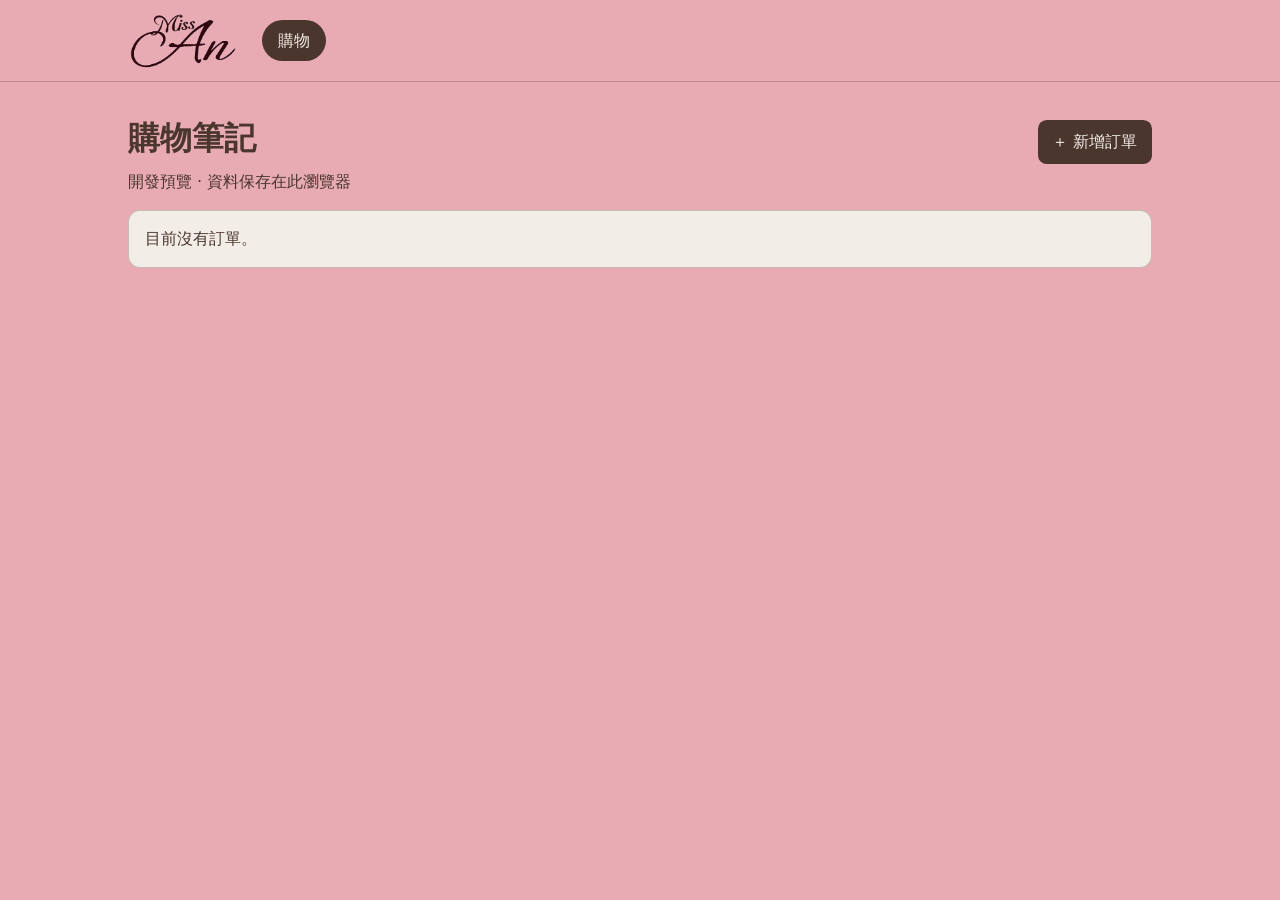
<file: shopping/index.html>
<!doctype html>
<html lang="zh-Hant">
<meta charset="utf-8">
<meta name="viewport" content="width=device-width, initial-scale=1">
<title>MISS AN｜購物</title>
<link rel="stylesheet" href="app.css">
<header class="shell">
  <img src="miss-an-logo.png" alt="MISS AN">
  <nav aria-label="系統"><a href="#shopping" aria-current="page">購物</a></nav>
</header>
<main id="shopping">
  <div class="heading"><h1>購物筆記</h1><button id="newOrder" class="primary">＋ 新增訂單</button></div>
  <p class="note">開發預覽 · 資料保存在此瀏覽器</p>
  <p id="pageStatus" role="status"></p>
  <section id="orderList" aria-label="訂單"></section>
  <dialog id="batchEditor">
    <header class="heading"><h2>新增訂單</h2><button id="closeBatch" type="button">關閉</button></header>
    <div class="row" aria-label="購買地區">
      <button id="domestic" type="button" aria-pressed="false">國內</button>
      <button id="overseas" type="button" aria-pressed="false">國外</button>
      <button id="freight" type="button" aria-pressed="false">回貨</button>
    </div>
    <form id="batchForm" hidden>
      <div id="batchOptions"></div>
      <details class="note-details">
        <summary>從試算表貼上多張筆記</summary>
        <label id="pasteFormat" for="pasteNotes"></label>
        <textarea id="pasteNotes" rows="4"></textarea>
        <button id="applyPaste" type="button">帶入筆記</button>
      </details>
      <div id="batchNotes"></div>
      <button id="addBatchNote" type="button">＋ 加一張筆記</button>
      <p id="batchStatus" role="alert"></p>
      <div id="batchDuplicate"></div>
      <footer><button type="submit" class="primary">一次儲存</button></footer>
    </form>
  </dialog>
  <dialog id="editor">
    <form id="orderForm">
      <header class="heading"><h2 id="editorTitle">訂單</h2><button type="button" id="closeEditor">關閉</button></header>
      <div id="orderFields"></div>
      <p id="formStatus" role="alert"></p>
      <div id="duplicateActions"></div>
      <footer><button type="button" id="deleteOrder">刪除這筆</button> <button type="submit" class="primary">儲存訂單</button></footer>
    </form>
  </dialog>
</main>
<script src="orders.js" defer></script>
<script src="app.js" defer></script>
</html>
</file>
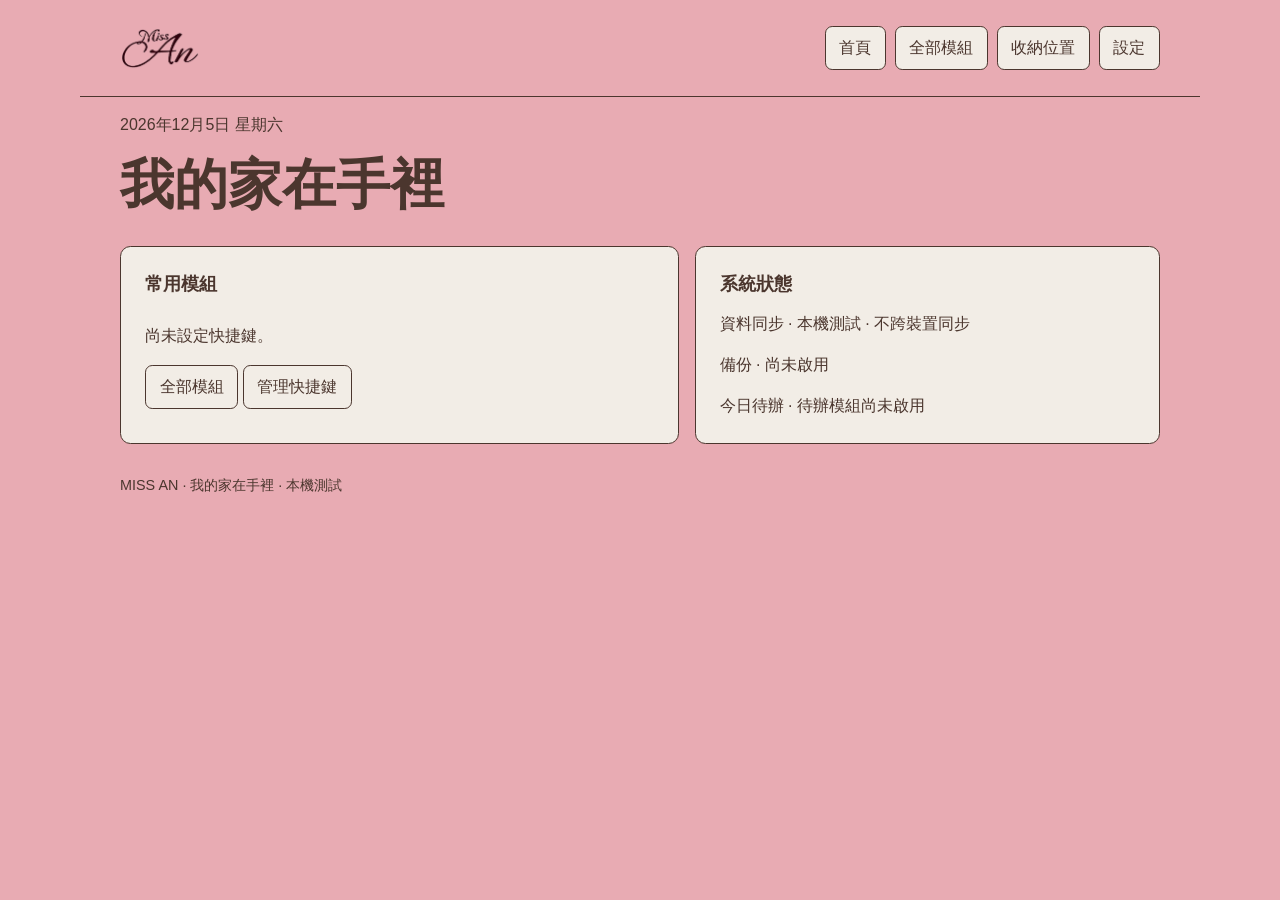
<file: miss-an/public/index.html>
<!doctype html>
<html lang="zh-Hant">
<head>
<meta charset="utf-8">
<meta name="viewport" content="width=device-width, initial-scale=1">
<meta name="theme-color" content="#E8ABB3">
<link rel="manifest" href="./manifest.webmanifest">
<link rel="apple-touch-icon" href="./icon-192.png">
<link rel="stylesheet" href="./style.css">
<title>MISS AN｜我的家在手裡</title>
<script type="module" src="./app.js"></script>
</head>
<body>
<header>
  <a class="brand" href="#home" aria-label="MISS AN 首頁"><img src="./logo.png" alt="MISS AN"></a>
  <nav aria-label="主選單" id="nav"></nav>
</header>
<main id="main"></main>
<footer>MISS AN · 我的家在手裡</footer>
</body>
</html>
</file>
<file: shopping/app.css>
:root{color-scheme:light;--pink:#E8ABB3;--coffee:#4B362E;--cream:#F2EDE6;font:16px/1.5 system-ui,"Microsoft JhengHei",sans-serif;color:var(--coffee);background:var(--pink)}
*{box-sizing:border-box}body{margin:0}h1,h2,h3,p{margin:0 0 .5rem}
.shell{display:flex;align-items:center;gap:1.5rem;padding:.65rem max(1rem,calc((100% - 64rem)/2));border-bottom:1px solid #4b362e44}
.shell img{width:110px;height:auto}.shell a{display:block;color:var(--cream);background:var(--coffee);padding:.55rem 1rem;border-radius:2rem;text-decoration:none}
main{max-width:66rem;margin:auto;padding:2rem 1rem}.heading{display:flex;align-items:center;justify-content:space-between;gap:1rem}.eyebrow{letter-spacing:.12em;font-size:.75rem}.note{margin-bottom:1rem}
button,input,select,textarea{font:inherit;color:inherit}button{border:1px solid #4b362e80;background:var(--cream);border-radius:.55rem;padding:.5rem .85rem;min-height:44px;cursor:pointer}.primary{color:var(--cream);background:var(--coffee)}button:disabled{opacity:.6;cursor:wait}
article,fieldset,details{background:var(--cream);border:1px solid #4b362e44;border-radius:.75rem;padding:1rem;margin:0 0 .85rem;min-width:0}legend{padding:0 .4rem;font-weight:700}details>summary{cursor:pointer;padding:.35rem 0}
dialog{width:min(56rem,calc(100% - 1rem));max-height:calc(100% - 1rem);padding:1.2rem;border:1px solid var(--coffee);border-radius:1rem;background:var(--cream);color:var(--coffee)}dialog::backdrop{background:#4b362e88}
.grid{display:grid;grid-template-columns:repeat(2,minmax(0,1fr));gap:.65rem 1rem}.full{grid-column:1/-1}label{display:grid;gap:.2rem;min-width:0}label:has(input[type=checkbox]){display:flex;align-items:center;gap:.55rem;min-height:44px}
input,textarea,select{width:100%;background:#fffaf5;border:1px solid #4b362e75;border-radius:.45rem;padding:.5rem;min-height:44px}input[type=checkbox]{width:1.25rem;min-height:1.25rem}
.row,.photos{display:flex;flex-wrap:wrap;gap:.55rem;align-items:end;margin:.5rem 0}.row label{flex:1 1 8rem}.photos figure{margin:0}.photos img{display:block;width:100px;height:82px;object-fit:contain;background:white}.photos button{width:100%}
fieldset .heading,.section-title{margin-top:.75rem}#formStatus,#pageStatus{white-space:pre-wrap;font-weight:600}#formStatus{color:#852923}footer{margin-top:.85rem;text-align:right}.muted{font-size:.9rem}
@media(max-width:560px){main{padding-top:1rem}.grid{grid-template-columns:1fr}.heading{flex-wrap:wrap}dialog{padding:.75rem}}
[hidden]{display:none!important}

/* Compact notebook layout with a clear title, content, and source images. */
#editor { width:min(41rem,calc(100% - 1rem)); padding:0; background:#fffcf7; }
#orderForm > .heading { position:sticky; top:0; z-index:1; padding:.7rem 1.2rem; background:#fffcf7; border-bottom:1px solid #4b362e24; }
#editorTitle { font-size:1rem; margin:0; }
#orderFields, #formStatus, #duplicateActions { margin-inline:clamp(1rem,4vw,2rem); }
#orderForm > footer { position:sticky; bottom:0; padding:.65rem 1.2rem; background:#fffcf7; border-top:1px solid #4b362e24; }
.note-cover { padding:1.15rem 0; }
#noteTitle { font-size:clamp(1.35rem,4.5vw,2rem); font-weight:700; line-height:1.35; margin-bottom:1rem; overflow-wrap:anywhere; }
#noteWeight, #totals { margin-top:.5rem; }
#noteWeight:empty, #totals:empty, #formStatus:empty { display:none; }
#totals { font-weight:700; }
.note-section { border-top:1px dashed #4b362e65; padding:1.05rem 0; }
.note-section h3 { font-size:1.15rem; margin-bottom:.7rem; }
.note-product + .note-product { border-top:1px solid #4b362e24; margin-top:.9rem; padding-top:.85rem; }
.note-variant { margin-top:.5rem; }
.note-variant .grid { grid-template-columns:minmax(0,2fr) minmax(0,1fr) minmax(0,1fr); gap:.45rem; }
.note-product h4 { margin:.4rem 0; }
.note-details { background:transparent; border:none; padding:0; margin:.35rem 0; }
.note-details > summary { font-size:.9rem; font-weight:600; padding:.55rem 0; }
.note-details[open] > summary { margin-bottom:.45rem; }
.note-pictures .photos img { width:min(240px,100%); height:auto; max-height:330px; object-position:top; }
.note-pictures .photos figure { max-width:100%; }
.note-pictures .photos button { width:auto; }
#orderList h2 { font-size:1.15rem; margin:0; overflow-wrap:anywhere; }
#orderList article p { margin:.35rem 0 0; font-size:.9rem; }
#orderList .heading button { flex-shrink:0; }
@media(max-width:560px) {
  .note-cover .grid { grid-template-columns:repeat(2,minmax(0,1fr)); gap:.55rem; }
  .note-cover .grid label:first-child { grid-column:1/-1; }
  #orderForm > .heading, #orderForm > footer { padding-inline:1rem; }
}

#batchEditor { width:min(42rem,calc(100% - 1rem)); background:#fffcf7; }
#batchEditor [aria-pressed="true"] { background:var(--coffee); color:var(--cream); }
#batchOptions { margin:.9rem 0 1rem; }
#batchLines { margin-top:.4rem; resize:vertical; }
#batchStatus { margin:.55rem 0 0; color:#852923; }

#batchNotes article { background:#fffaf5; }
#batchNotes article > label { margin:.5rem 0; }
#batchNotes textarea { min-height:5rem; }
.embedded-module .shell { display: none; }
</file>
<file: miss-an/public/style.css>
:root {
  color-scheme: light;
  --pink: #e8abb3;
  --ink: #4b362e;
  --cream: #f2ede6;
  font-family: Inter, "Microsoft JhengHei", "PingFang TC", sans-serif;
  color: var(--ink);
  background: var(--pink);
}
* { box-sizing: border-box; }
body { margin: 0; }
header, main, footer { max-width: 70rem; margin: 0 auto; padding: 1rem clamp(1rem, 4vw, 2.5rem); }
header { display: flex; align-items: center; justify-content: space-between; gap: .75rem; border-bottom: 1px solid var(--ink); }
.brand img { display: block; width: 5rem; height: 4rem; object-fit: contain; }
nav, .actions { display: flex; flex-wrap: wrap; gap: .55rem; align-items: center; }
h1 { font-size: clamp(2rem, 6vw, 3.4rem); margin: .2em 0 .45em; }
h2 { margin: 0 0 .75rem; font-size: 1.15rem; }
p, time { line-height: 1.55; }
a { color: inherit; }
.button, button { display: inline-flex; align-items: center; justify-content: center; text-decoration: none; min-height: 44px; padding: .55rem .85rem; border: 1px solid var(--ink); border-radius: .45rem; background: var(--cream); color: var(--ink); font: inherit; cursor: pointer; }
.primary, [aria-current="page"] { background: var(--ink); color: var(--cream); }
button:disabled { opacity: .55; cursor: default; }
:focus-visible { outline: 2px solid var(--ink); outline-offset: 3px; }
.grid { display: grid; grid-template-columns: 1.2fr 1fr; gap: 1rem; }
.panel { background: var(--cream); border: 1px solid var(--ink); border-radius: .65rem; padding: clamp(1rem, 3vw, 1.5rem); margin-bottom: 1rem; }
.grid .panel { margin: 0; }
.panel p:last-child { margin-bottom: 0; }
label { display: grid; gap: .35rem; }
input, select { font: inherit; background: var(--cream); color: var(--ink); border: 1px solid var(--ink); border-radius: .35rem; min-height: 44px; padding: .5rem; width: 100%; }
form { display: grid; align-items: end; gap: .8rem; }
.shortcut-check { width: auto; min-height: auto; }
.wardrobe-heading { display: flex; align-items: center; justify-content: space-between; gap: 1rem; }
.clothing-form { display: grid; grid-template-columns: repeat(3, minmax(0, 1fr)); gap: .8rem; }
.clothing-form textarea { width: 100%; padding: .5rem; font: inherit; color: inherit; background: var(--cream); border: 1px solid var(--ink); border-radius: .35rem; }
.wardrobe-filters { margin: .9rem 0; }
[aria-pressed="true"] { background: var(--ink); color: var(--cream); }
.module-frame { display: block; width: 100%; height: max(30rem, calc(100dvh - 10rem)); border: 1px solid var(--ink); border-radius: .65rem; background: var(--cream); }
.location-form { grid-template-columns: 1fr 1fr auto; }
.rows { padding: 0; list-style: none; }
.rows li { display: flex; align-items: center; justify-content: space-between; gap: .75rem; padding: .65rem 0; border-bottom: 1px solid var(--pink); overflow-wrap: anywhere; }
footer { font-size: .9rem; }
@media (max-width: 640px) {
  header { align-items: flex-start; flex-direction: column; }
  nav a { flex: 1 0 auto; }
  .grid, .location-form, .clothing-form { grid-template-columns: 1fr; }
  .rows li { flex-wrap: wrap; }
}
</file>
